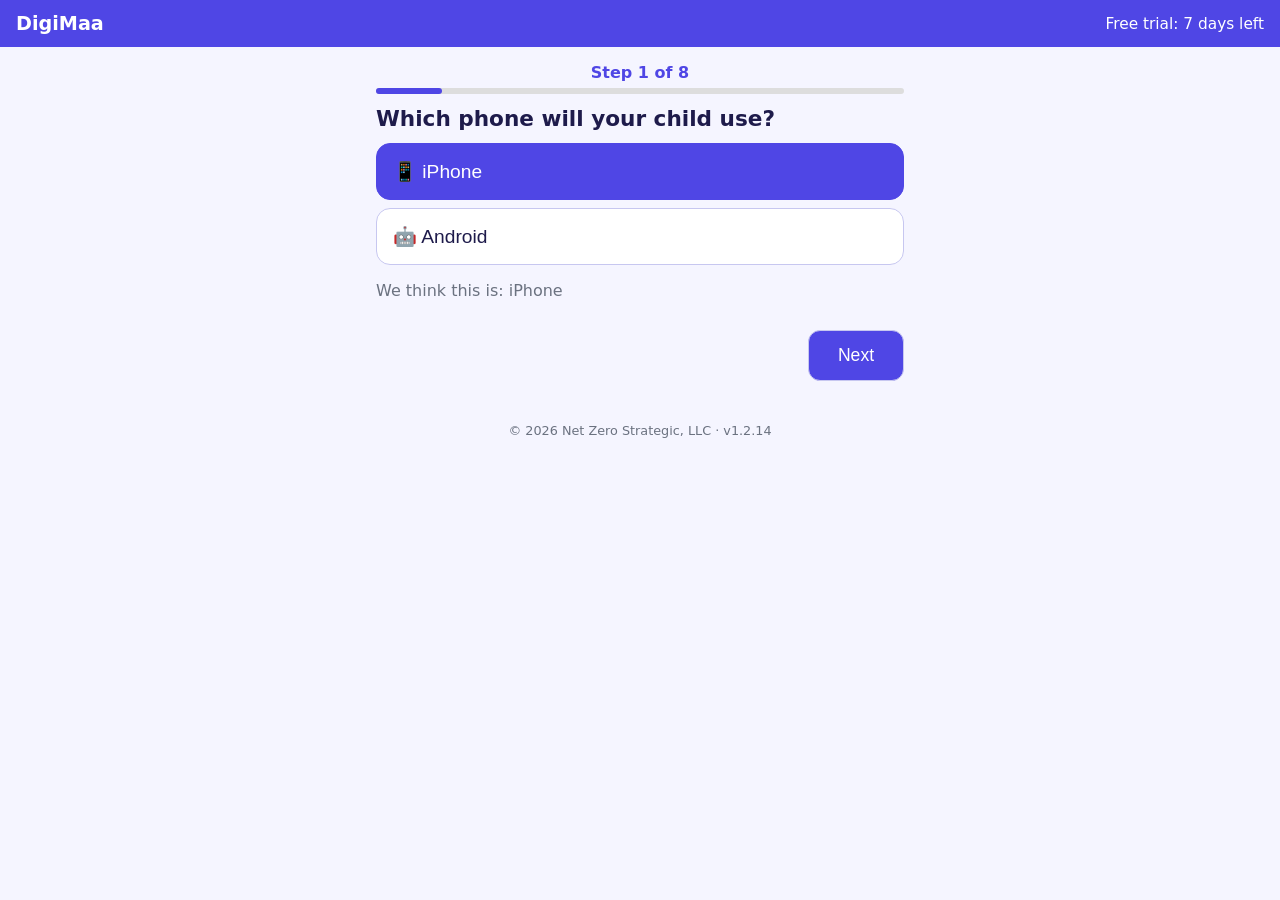
<file: index.html>
<!doctype html><html lang="en"><head><meta charset="utf-8">
<meta name="viewport" content="width=device-width,initial-scale=1,viewport-fit=cover">
<title>DigiMaa</title><meta name="author" content="Net Zero Strategic, LLC"><meta name="copyright" content="© 2026 Net Zero Strategic, LLC">
<meta name="description" content="DigiMaa: step-by-step spoken routines with praise after every step. By Net Zero Strategic, LLC.">
<meta name="apple-mobile-web-app-capable" content="yes"><meta name="apple-mobile-web-app-title" content="DigiMaa" id="appTitle"><meta name="apple-mobile-web-app-status-bar-style" content="default">
<meta name="theme-color" content="#4f46e5"><link rel="manifest" href="manifest.webmanifest" id="manifest"><link rel="icon" href="icon.svg"><link rel="apple-touch-icon" href="icon-192.png" id="touchIcon">
<link rel="stylesheet" href="style.css?v=1.2.14"></head><body>
<header><b data-t="title" id="appLogo">DigiMaa</b><span id="trialTag" class="small"></span></header>
<main>
<section id="ob" hidden><div class="prog"><span id="obProg"></span></div><div class="dots" id="obDots"></div><div id="obBody"></div>
 <div class="row nav"><button id="obBack">←</button><button id="obNext" class="primary" data-t="next"></button></div></section>
<section id="home" hidden>
 <div id="subBanner" class="banner" hidden></div><div id="kidBar" class="chips"></div><h2 data-t="myR"></h2><div id="rlist"></div>
 <button id="newR" class="add">＋ <span data-t="newR"></span></button>
 <label><span data-t="lang"></span><select id="lang"></select></label>
 <label><span data-t="mode"></span><select id="mode"><option value="touch" data-t="touch"></option><option value="voice" data-t="voice"></option></select></label>
 <label><span data-t="childQ"></span><input id="kid" autocomplete="off"></label>
 <label><span data-t="tempSet"></span><select id="tempSel"><option value="auto" data-t="tAuto"></option><option value="C">°C</option><option value="F">°F</option></select></label>
 <label><span data-t="praiseSet"></span><select id="praiseSel"><option value="every" data-t="pEvery"></option><option value="some" data-t="pSome"></option><option value="end" data-t="pEnd"></option></select></label>
 <label><span data-t="checkSet"></span><select id="checkSel"><option value="120" data-t="ckYes"></option><option value="0" data-t="ckOff"></option></select></label>
 <label class="row"><input type="checkbox" id="useWeather"> <span data-t="weatherStep"></span></label>
 <label><span data-t="cityQ"></span><input id="city" autocomplete="off" autocapitalize="words" spellcheck="false" enterkeyhint="done"></label><p class="muted small" id="cityInfo"></p>
 <div class="subbox"><b data-t="subSec"></b><div id="subLine" class="muted"></div><a id="manageSub" target="_blank" rel="noopener" data-t="manage"></a></div>
 <p class="links"><a href="#" id="toAbout" data-t="about"></a></p>
</section>
<section id="childHome" hidden>
 <div id="childGreet" class="childGreet"></div>
 <div id="childList"></div>
 <p class="links childParent"><a href="#" id="toParent" data-t="parentLink">Parent</a></p>
</section>
<section id="launch" hidden><div id="lIcon" class="bigicon"></div><h2 id="lName"></h2><button id="lStart" class="big" data-t="tapStart"></button><p class="links"><a href="./" data-t="myR"></a></p></section>
<section id="run" hidden>
 <div id="rname" class="muted"></div><div class="barw"><div id="bar"></div></div>
 <div id="step"></div><div id="status" class="muted"></div>
 <button id="doneBtn" class="big" data-t="done"></button>
 <div class="row3"><button data-c="back" data-t="back"></button><button data-c="repeat" data-t="repeat"></button><button data-c="pause" id="pauseBtn" data-t="pause"></button><button data-c="stop" data-t="stop"></button></div>
</section>
<section id="edit" hidden><label for="erName" class="muted small">✏️ Routine name</label><input id="erName" placeholder="Routine name" aria-label="Routine name"><label><span data-t="doneBy"></span><input type="time" id="erDoneBy"></label><div id="erSteps"></div>
 <div class="row"><button id="erSave" class="primary" data-t="save"></button><button id="erHS" data-t="pin"></button><button id="erDel" data-t="del"></button></div>
 <p class="links"><a href="#" class="toHome">←</a></p></section>
<section id="paywall" hidden>
 <h2 data-t="subTitle"></h2><p data-t="subBody"></p>
 <button class="big" id="buyM" data-t="monthly"></button><button class="big" id="buyY" data-t="yearly"></button>
 <button id="trial" data-t="trial"></button><button id="restore" data-t="restore"></button>
 <p class="muted small">Subscriptions renew automatically until cancelled in your App Store / Google Play account settings. Payment is charged to your store account at confirmation. <a href="privacy.html">Privacy</a> · <a href="terms.html">Terms</a></p>
 <p class="links"><a href="#" class="toHome" data-t="later"></a></p>
</section>
<section id="bring" hidden>
 <h2 data-t="bringTitle"></h2><p data-t="bringBody"></p>
 <textarea id="bringIn" rows="5" style="width:100%;font-size:14px" autocomplete="off" autocorrect="off" spellcheck="false"></textarea>
 <button class="big" id="bringGo" data-t="bringGo"></button>
 <p class="muted small" data-t="bringHelp"></p>
</section>
<section id="about" hidden>
 <h2>DigiMaa</h2><p>Version <span id="aboutVer">1.2.14</span></p><p>Published by <b>Net Zero Strategic, LLC</b>.</p>
 <p>© 2026 Net Zero Strategic, LLC. All rights reserved.</p>
 <p><a href="privacy.html" data-t="privacy"></a> · <a href="terms.html" data-t="terms"></a></p>
 <p class="links"><a href="#" class="toHome">←</a></p>
</section>
</main><div id="sheet" class="sheet" hidden><div class="sheetIn" id="sheetIn"></div></div>
<footer>© 2026 Net Zero Strategic, LLC · <span id="appVerLabel">v1.2.14</span></footer>
<script src="i18n.js?v=1.2.14"></script><script src="i18n-ob.js?v=1.2.14"></script><script src="i18n-sub.js?v=1.2.14"></script><script src="i18n-ux.js?v=1.2.14"></script><script src="i18n-ux2.js?v=1.2.14"></script><script src="i18n-hs.js?v=1.2.14"></script><script src="i18n-nag.js?v=1.2.14"></script><script src="i18n-wx.js?v=1.2.14"></script><script src="subscription.js?v=1.2.14"></script><script src="speech.js?v=1.2.14"></script><script src="adapt.js?v=1.2.14"></script><script src="app.js?v=1.2.14"></script>
</body></html>
</file>
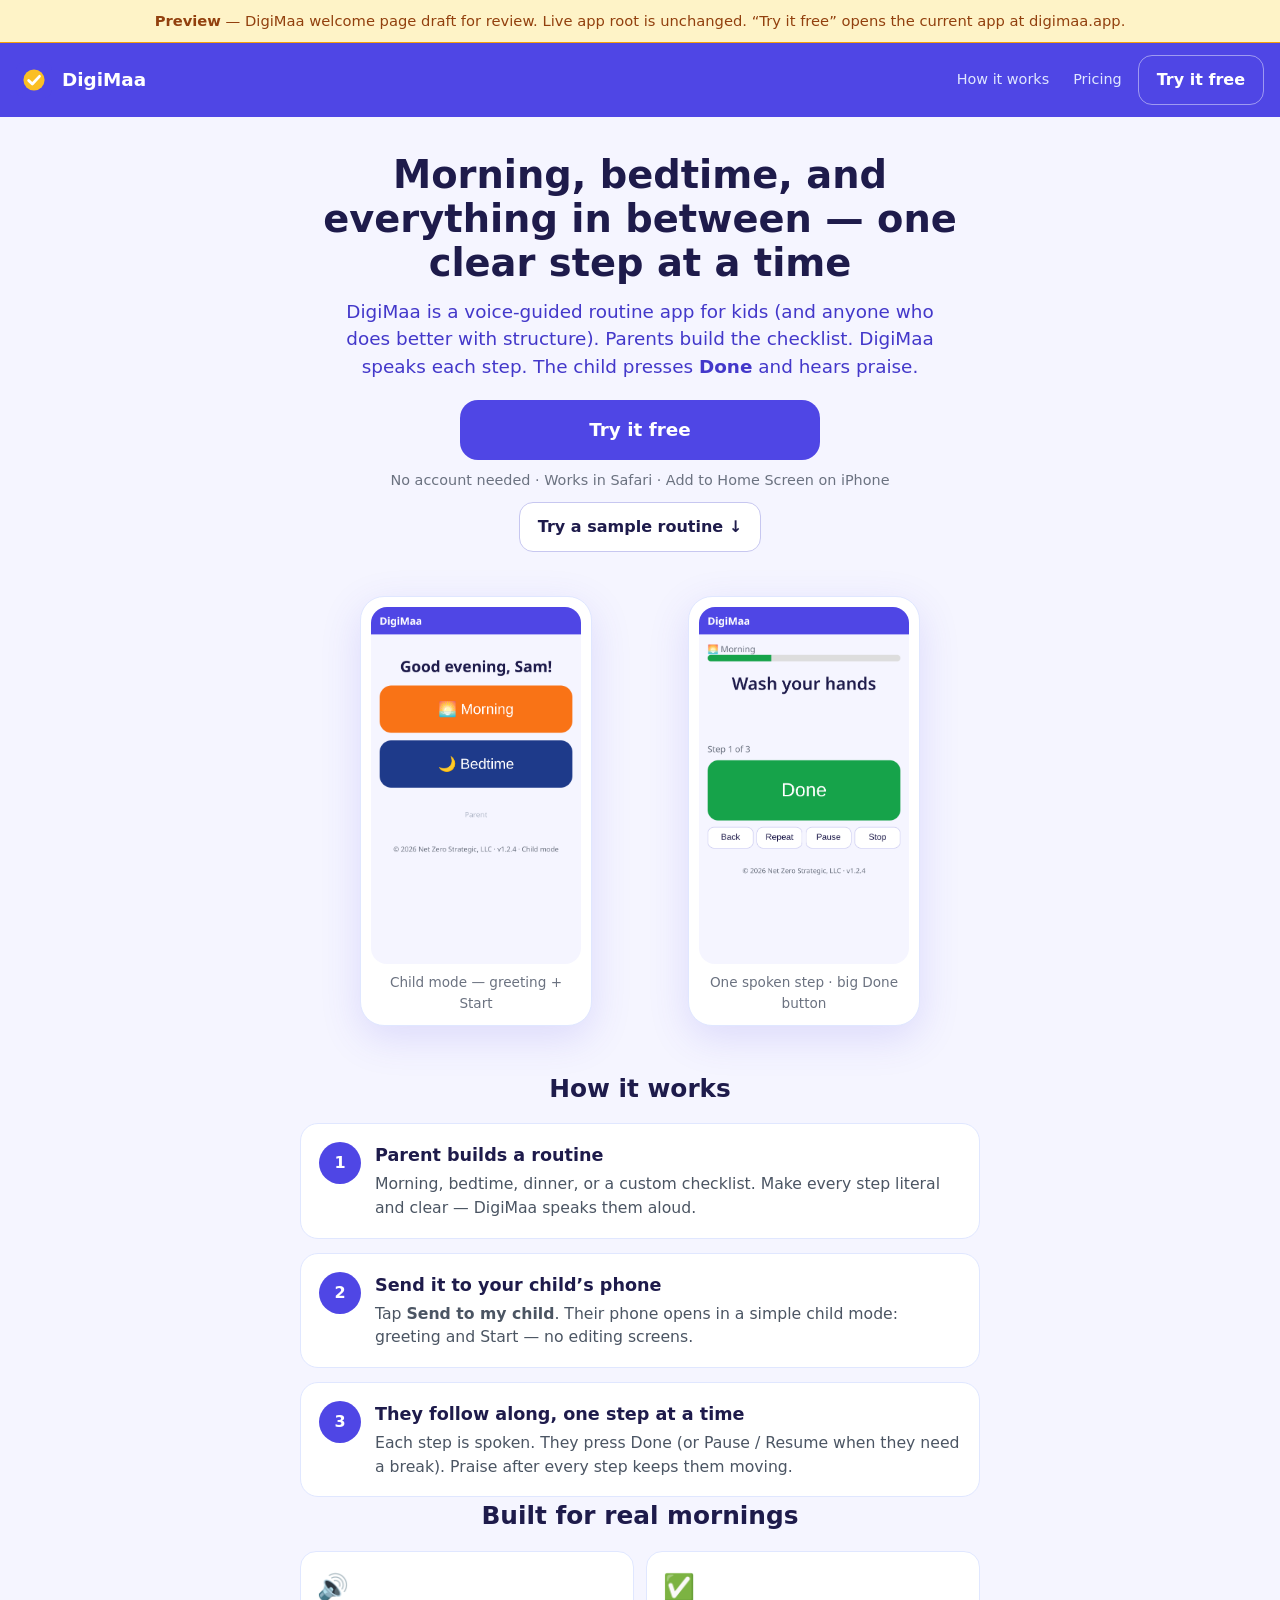
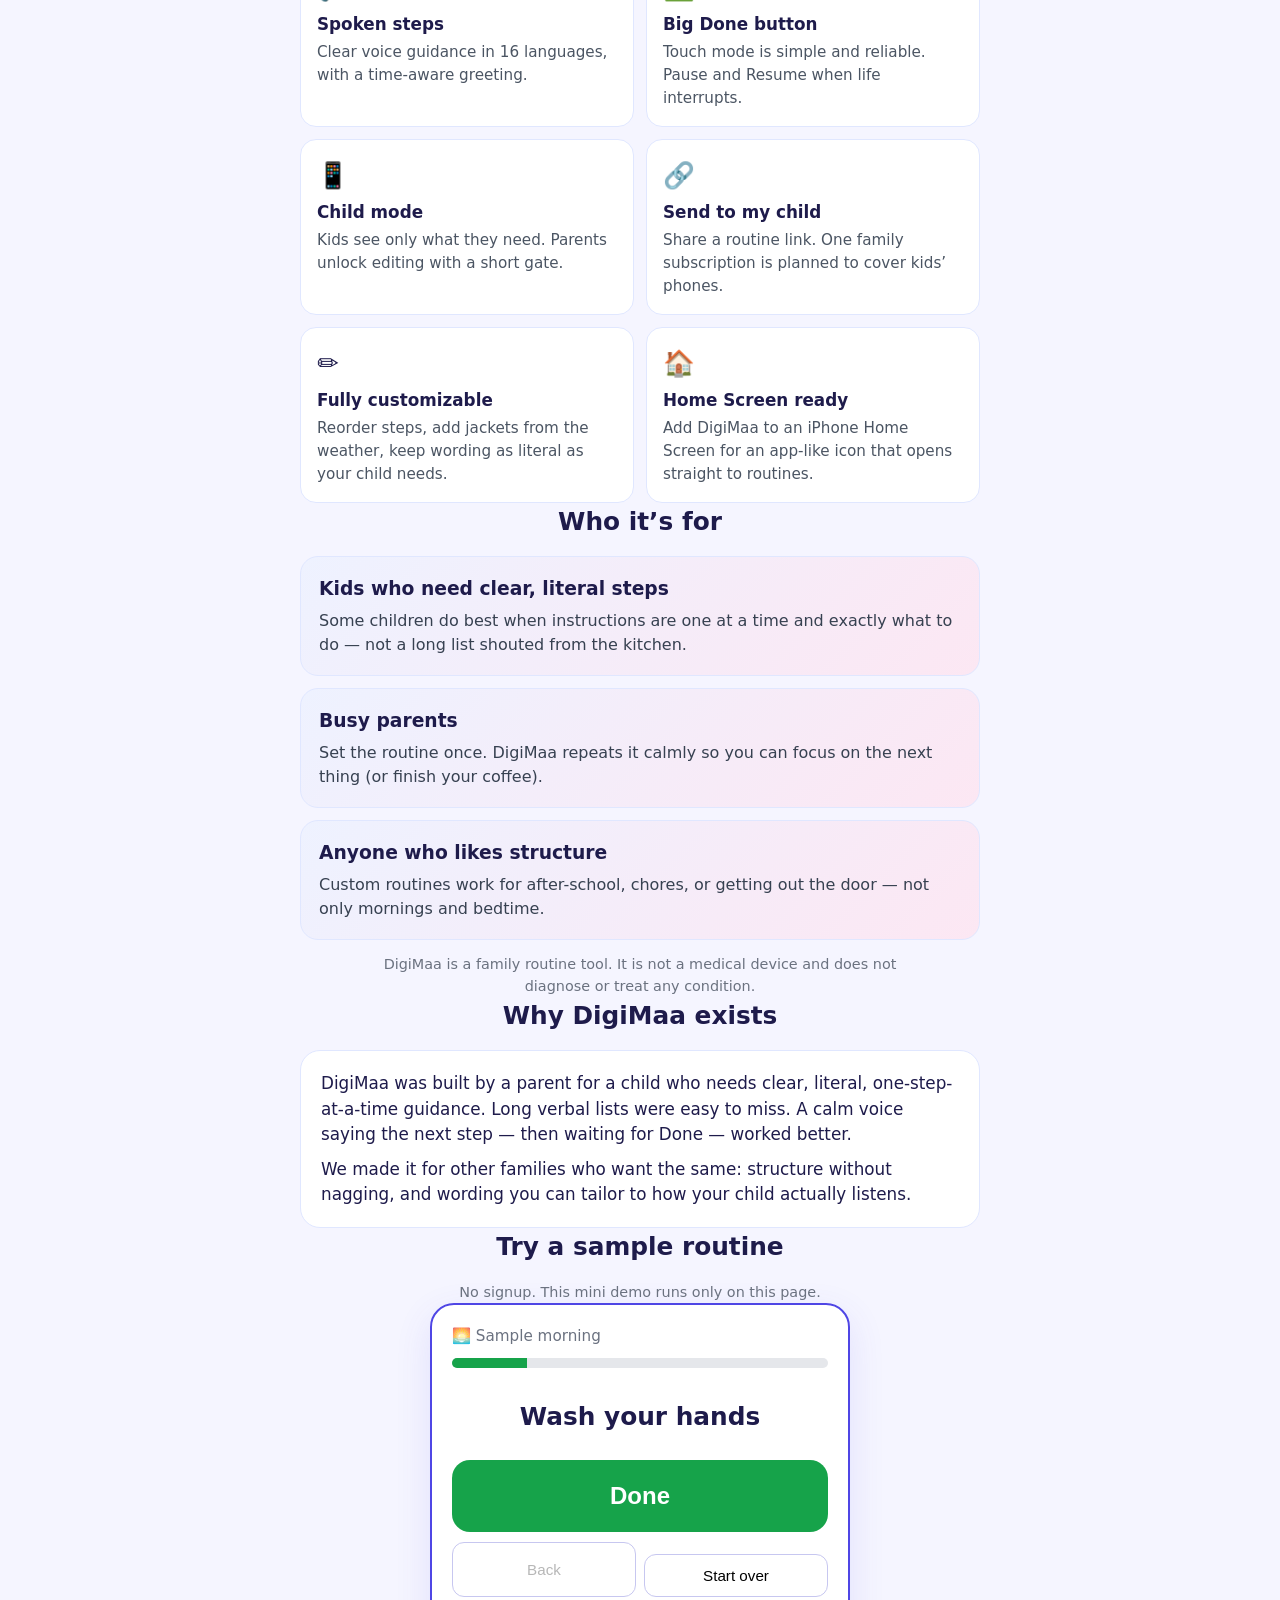
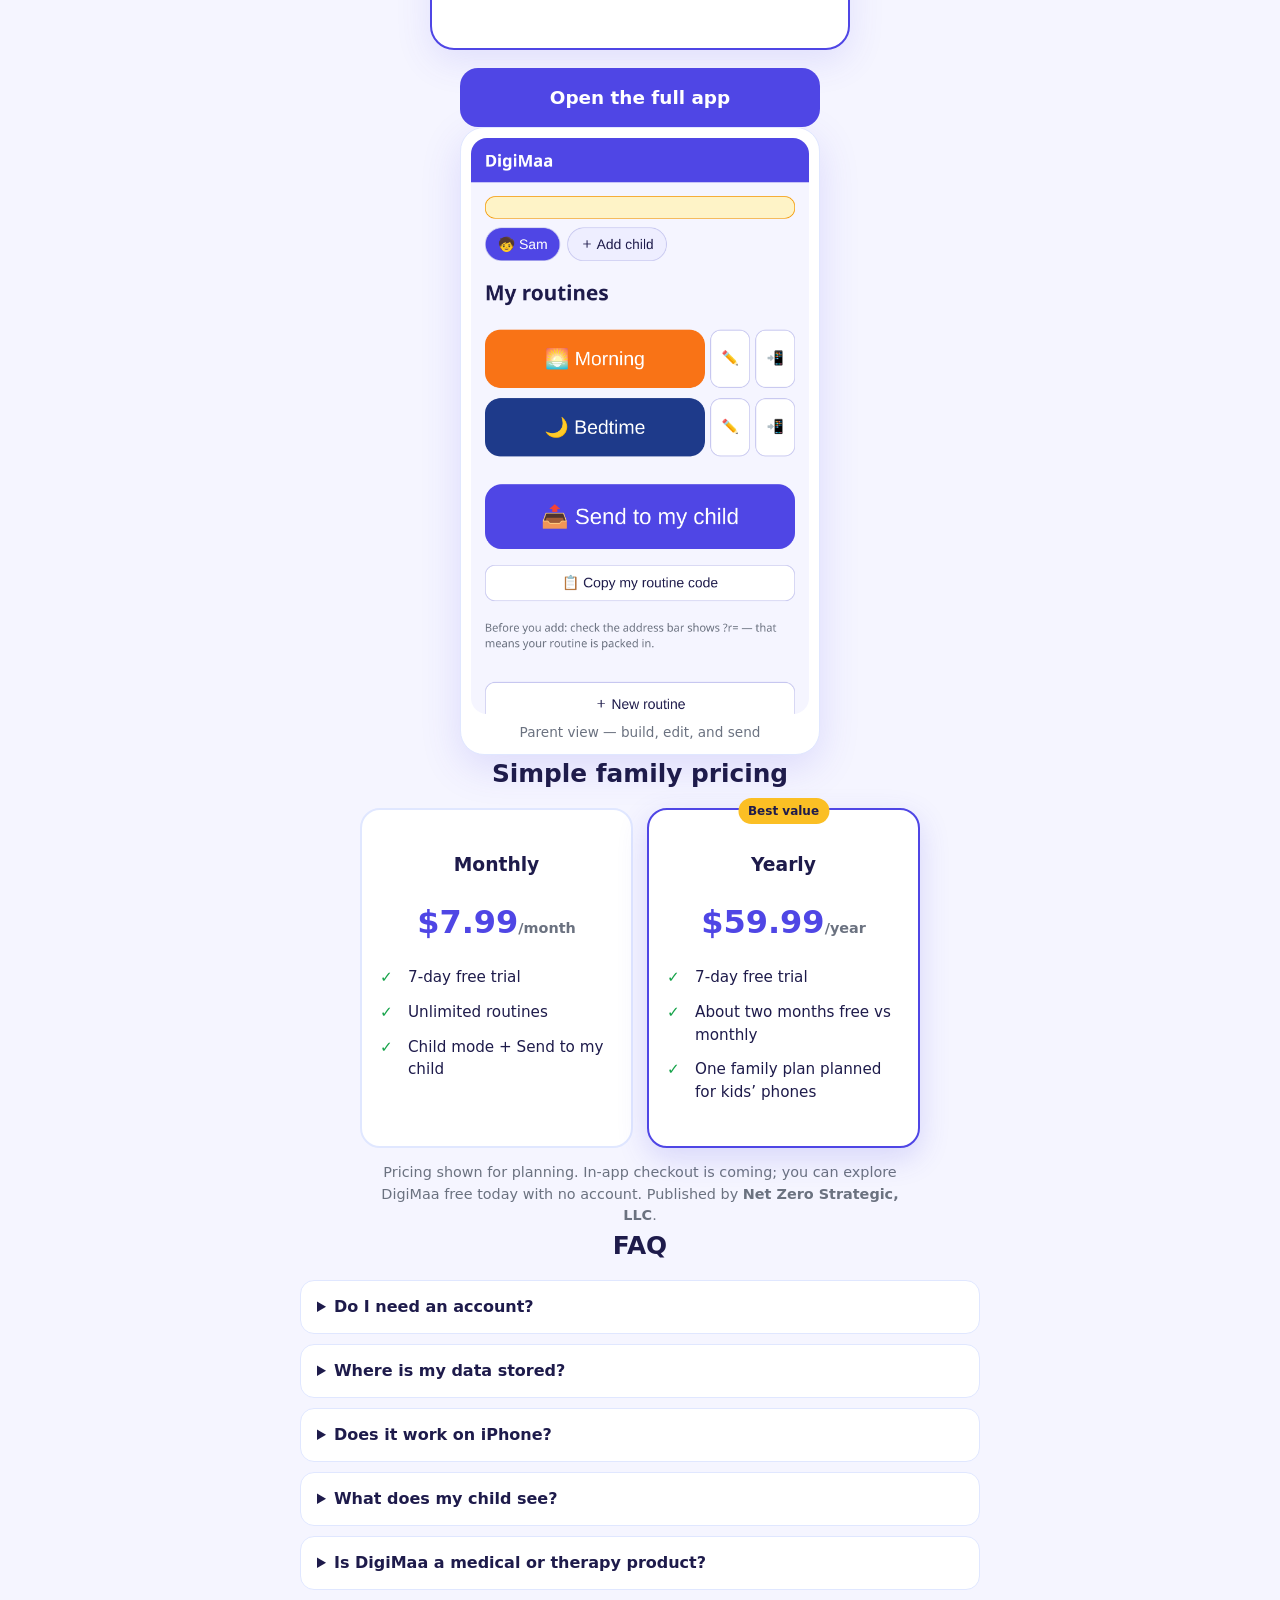
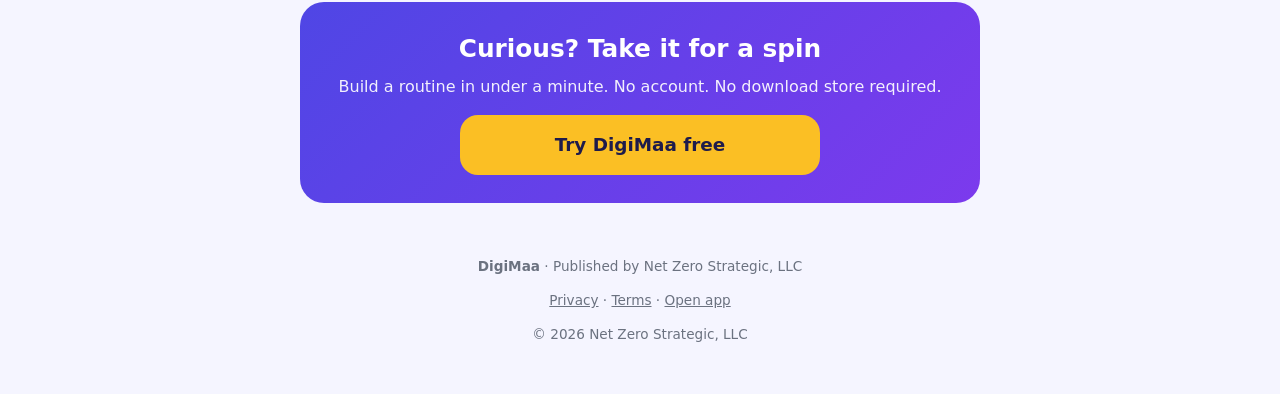
<file: preview/index.html>
<!doctype html>
<html lang="en">
<head>
<meta charset="utf-8">
<meta name="viewport" content="width=device-width,initial-scale=1,viewport-fit=cover">
<title>DigiMaa — Spoken step-by-step routines for kids</title>
<meta name="author" content="Net Zero Strategic, LLC">
<meta name="copyright" content="© 2026 Net Zero Strategic, LLC">
<meta name="description" content="DigiMaa helps kids get through morning, bedtime, and everyday routines — one clear spoken step at a time. Built for families. By Net Zero Strategic, LLC.">
<meta name="theme-color" content="#4f46e5">
<meta property="og:title" content="DigiMaa — routines, one clear step at a time">
<meta property="og:description" content="Parents build spoken routines. Kids hear each step and press Done. Share a routine to a child's phone in a simple child mode.">
<meta property="og:type" content="website">
<link rel="icon" href="icon.svg">
<link rel="apple-touch-icon" href="icon-192.png">
<link rel="stylesheet" href="welcome.css">
</head>
<body>
<div class="preview-banner" role="status"><strong>Preview</strong> — DigiMaa welcome page draft for review. Live app root is unchanged. “Try it free” opens the current app at digimaa.app.</div>
<a class="skip" href="#main">Skip to content</a>
<header class="top">
  <a class="brand" href="./" aria-label="DigiMaa home">
    <img src="icon.svg" width="36" height="36" alt="">
    DigiMaa
  </a>
  <nav aria-label="Page">
    <a class="navlink" href="#how">How it works</a>
    <a class="navlink" href="#pricing">Pricing</a>
    <a class="btn btn-ghost" href="https://digimaa.app/" data-enter-app data-app="https://digimaa.app/">Try it free</a>
  </nav>
</header>

<main id="main">
  <section class="hero wrap">
    <h1>Morning, bedtime, and everything in between — one clear step at a time</h1>
    <p class="lead">DigiMaa is a voice-guided routine app for kids (and anyone who does better with structure). Parents build the checklist. DigiMaa speaks each step. The child presses <strong>Done</strong> and hears praise.</p>
    <div class="cta">
      <a class="btn btn-primary btn-lg" href="https://digimaa.app/" data-enter-app data-app="https://digimaa.app/">Try it free</a>
      <p class="fine">No account needed · Works in Safari · Add to Home Screen on iPhone</p>
      <a class="btn" href="#demo">Try a sample routine ↓</a>
    </div>
    <div class="hero-phones" aria-label="App screenshots">
      <figure class="phone">
        <img src="media/child-home.png" width="390" height="700" alt="Child home: a friendly greeting and big Start buttons for Morning and Bedtime">
        <figcaption>Child mode — greeting + Start</figcaption>
      </figure>
      <figure class="phone">
        <img src="media/run-step.png" width="390" height="700" alt="A routine step on screen: Wash your hands, with a large green Done button">
        <figcaption>One spoken step · big Done button</figcaption>
      </figure>
    </div>
  </section>

  <section id="how" class="wrap">
    <h2>How it works</h2>
    <div class="steps">
      <article class="step">
        <div class="n" aria-hidden="true">1</div>
        <div>
          <h3>Parent builds a routine</h3>
          <p>Morning, bedtime, dinner, or a custom checklist. Make every step literal and clear — DigiMaa speaks them aloud.</p>
        </div>
      </article>
      <article class="step">
        <div class="n" aria-hidden="true">2</div>
        <div>
          <h3>Send it to your child’s phone</h3>
          <p>Tap <strong>Send to my child</strong>. Their phone opens in a simple child mode: greeting and Start — no editing screens.</p>
        </div>
      </article>
      <article class="step">
        <div class="n" aria-hidden="true">3</div>
        <div>
          <h3>They follow along, one step at a time</h3>
          <p>Each step is spoken. They press Done (or Pause / Resume when they need a break). Praise after every step keeps them moving.</p>
        </div>
      </article>
    </div>
  </section>

  <section id="features" class="wrap">
    <h2>Built for real mornings</h2>
    <div class="features">
      <article class="feat"><div class="e" aria-hidden="true">🔊</div><h3>Spoken steps</h3><p>Clear voice guidance in 16 languages, with a time-aware greeting.</p></article>
      <article class="feat"><div class="e" aria-hidden="true">✅</div><h3>Big Done button</h3><p>Touch mode is simple and reliable. Pause and Resume when life interrupts.</p></article>
      <article class="feat"><div class="e" aria-hidden="true">📱</div><h3>Child mode</h3><p>Kids see only what they need. Parents unlock editing with a short gate.</p></article>
      <article class="feat"><div class="e" aria-hidden="true">🔗</div><h3>Send to my child</h3><p>Share a routine link. One family subscription is planned to cover kids’ phones.</p></article>
      <article class="feat"><div class="e" aria-hidden="true">✏️</div><h3>Fully customizable</h3><p>Reorder steps, add jackets from the weather, keep wording as literal as your child needs.</p></article>
      <article class="feat"><div class="e" aria-hidden="true">🏠</div><h3>Home Screen ready</h3><p>Add DigiMaa to an iPhone Home Screen for an app-like icon that opens straight to routines.</p></article>
    </div>
  </section>

  <section id="who" class="wrap">
    <h2>Who it’s for</h2>
    <div class="who">
      <article class="card">
        <h3>Kids who need clear, literal steps</h3>
        <p>Some children do best when instructions are one at a time and exactly what to do — not a long list shouted from the kitchen.</p>
      </article>
      <article class="card">
        <h3>Busy parents</h3>
        <p>Set the routine once. DigiMaa repeats it calmly so you can focus on the next thing (or finish your coffee).</p>
      </article>
      <article class="card">
        <h3>Anyone who likes structure</h3>
        <p>Custom routines work for after-school, chores, or getting out the door — not only mornings and bedtime.</p>
      </article>
    </div>
    <p class="note">DigiMaa is a family routine tool. It is not a medical device and does not diagnose or treat any condition.</p>
  </section>

  <section class="wrap">
    <h2>Why DigiMaa exists</h2>
    <div class="story">
      <p>DigiMaa was built by a parent for a child who needs clear, literal, one-step-at-a-time guidance. Long verbal lists were easy to miss. A calm voice saying the next step — then waiting for Done — worked better.</p>
      <p>We made it for other families who want the same: structure without nagging, and wording you can tailor to how your child actually listens.</p>
    </div>
  </section>

  <section id="demo" class="wrap">
    <h2>Try a sample routine</h2>
    <p class="note" style="margin-top:0">No signup. This mini demo runs only on this page.</p>
    <div class="demo" role="region" aria-label="Sample morning routine demo">
      <div class="rname">🌅 Sample morning</div>
      <div class="barw"><div id="demoBar"></div></div>
      <div id="demoStep">Wash your hands</div>
      <button type="button" class="done" id="demoDone">Done</button>
      <div class="row">
        <button type="button" id="demoBack">Back</button>
        <button type="button" id="demoRestart" class="start-over">Start over</button>
      </div>
      <div class="praise" id="demoPraise" aria-live="polite"></div>
    </div>
    <div class="cta" style="margin-top:18px;text-align:center">
      <a class="btn btn-primary btn-lg" href="https://digimaa.app/" data-enter-app data-app="https://digimaa.app/" style="display:inline-flex">Open the full app</a>
    </div>
  </section>

  <section class="wrap">
    <figure class="phone" style="max-width:360px;margin:0 auto">
      <img src="media/parent-home.png" width="390" height="700" alt="Parent view: list of Morning and Bedtime routines with Send to my child">
      <figcaption>Parent view — build, edit, and send</figcaption>
    </figure>
  </section>

  <section id="pricing" class="wrap">
    <h2>Simple family pricing</h2>
    <div class="price-grid">
      <article class="price">
        <h3>Monthly</h3>
        <p class="amt">$7.99<span>/month</span></p>
        <ul>
          <li>7-day free trial</li>
          <li>Unlimited routines</li>
          <li>Child mode + Send to my child</li>
        </ul>
      </article>
      <article class="price featured">
        <div class="tag">Best value</div>
        <h3>Yearly</h3>
        <p class="amt">$59.99<span>/year</span></p>
        <ul>
          <li>7-day free trial</li>
          <li>About two months free vs monthly</li>
          <li>One family plan planned for kids’ phones</li>
        </ul>
      </article>
    </div>
    <p class="note">Pricing shown for planning. In-app checkout is coming; you can explore DigiMaa free today with no account. Published by <strong>Net Zero Strategic, LLC</strong>.</p>
  </section>

  <section id="faq" class="wrap faq">
    <h2>FAQ</h2>
    <details>
      <summary>Do I need an account?</summary>
      <p>Not yet. Routines are stored on the device. Family sync and sign-in are on the roadmap.</p>
    </details>
    <details>
      <summary>Where is my data stored?</summary>
      <p>On your phone (and your child’s phone after you send a routine). DigiMaa does not require an account or upload your routines to a DigiMaa server today.</p>
    </details>
    <details>
      <summary>Does it work on iPhone?</summary>
      <p>Yes. Open digimaa.app in Safari, then use Share → Add to Home Screen for an app-like icon. Android browsers work too.</p>
    </details>
    <details>
      <summary>What does my child see?</summary>
      <p>A greeting and big Start buttons for their routines — not the parent editing screens. You unlock parent tools with a short gate on their device if needed.</p>
    </details>
    <details>
      <summary>Is DigiMaa a medical or therapy product?</summary>
      <p>No. DigiMaa is a practical routine checklist with spoken steps for families. It does not provide medical advice.</p>
    </details>
  </section>

  <section class="wrap">
    <div class="cta-band">
      <h2>Curious? Take it for a spin</h2>
      <p>Build a routine in under a minute. No account. No download store required.</p>
      <a class="btn btn-primary btn-lg" href="https://digimaa.app/" data-enter-app data-app="https://digimaa.app/" style="display:inline-flex;margin:0 auto">Try DigiMaa free</a>
    </div>
  </section>
</main>

<footer class="site wrap">
  <p><strong>DigiMaa</strong> · Published by Net Zero Strategic, LLC</p>
  <p><a href="privacy.html">Privacy</a> · <a href="terms.html">Terms</a> · <a href="https://digimaa.app/" data-enter-app data-app="https://digimaa.app/">Open app</a></p>
  <p>© 2026 Net Zero Strategic, LLC</p>
</footer>
<script>
// Preview build: CTAs go to the live app; skip session gate helper overrides.
document.querySelectorAll('[data-enter-app]').forEach(el=>{
  el.addEventListener('click', ev=>{ ev.preventDefault(); location.href='https://digimaa.app/'; });
});
</script>
<script src="welcome.js"></script>
</body>
</html>
</file>
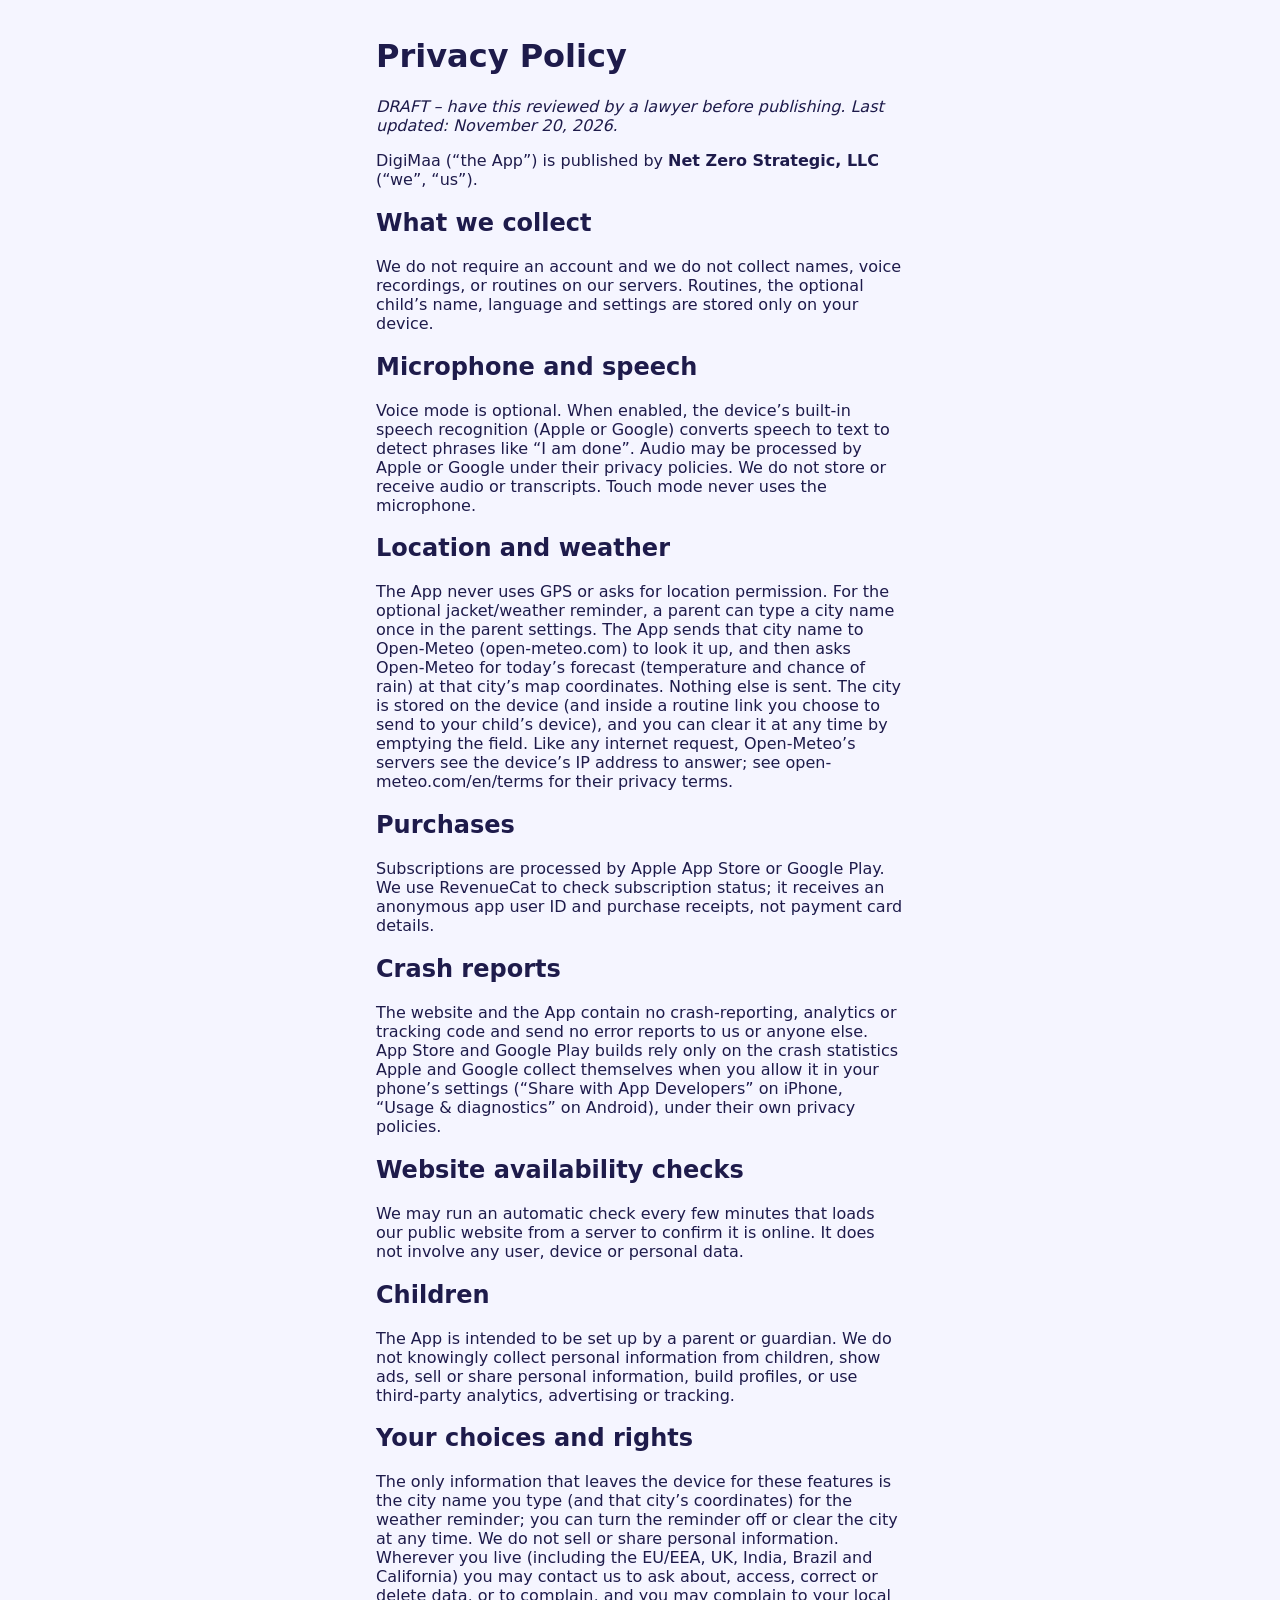
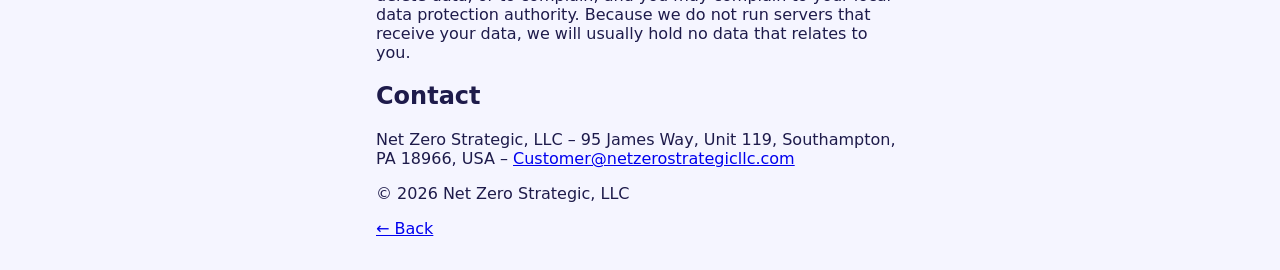
<file: privacy.html>
<!doctype html><html lang="en"><head><meta charset="utf-8"><meta name="viewport" content="width=device-width,initial-scale=1"><title>Privacy Policy – DigiMaa</title><link rel="stylesheet" href="style.css"></head><body><main>
<h1>Privacy Policy</h1><p><i>DRAFT – have this reviewed by a lawyer before publishing. Last updated: November 20, 2026.</i></p>
<p>DigiMaa (“the App”) is published by <b>Net Zero Strategic, LLC</b> (“we”, “us”).</p>
<h2>What we collect</h2><p>We do not require an account and we do not collect names, voice recordings, or routines on our servers. Routines, the optional child’s name, language and settings are stored only on your device.</p>
<h2>Microphone and speech</h2><p>Voice mode is optional. When enabled, the device’s built-in speech recognition (Apple or Google) converts speech to text to detect phrases like “I am done”. Audio may be processed by Apple or Google under their privacy policies. We do not store or receive audio or transcripts. Touch mode never uses the microphone.</p>
<h2>Location and weather</h2><p>The App never uses GPS or asks for location permission. For the optional jacket/weather reminder, a parent can type a city name once in the parent settings. The App sends that city name to Open-Meteo (open-meteo.com) to look it up, and then asks Open-Meteo for today’s forecast (temperature and chance of rain) at that city’s map coordinates. Nothing else is sent. The city is stored on the device (and inside a routine link you choose to send to your child’s device), and you can clear it at any time by emptying the field. Like any internet request, Open-Meteo’s servers see the device’s IP address to answer; see open-meteo.com/en/terms for their privacy terms.</p>
<h2>Purchases</h2><p>Subscriptions are processed by Apple App Store or Google Play. We use RevenueCat to check subscription status; it receives an anonymous app user ID and purchase receipts, not payment card details.</p>
<h2>Crash reports</h2><p>The website and the App contain no crash‑reporting, analytics or tracking code and send no error reports to us or anyone else. App Store and Google Play builds rely only on the crash statistics Apple and Google collect themselves when you allow it in your phone’s settings (“Share with App Developers” on iPhone, “Usage &amp; diagnostics” on Android), under their own privacy policies.</p>
<h2>Website availability checks</h2><p>We may run an automatic check every few minutes that loads our public website from a server to confirm it is online. It does not involve any user, device or personal data.</p>
<h2>Children</h2><p>The App is intended to be set up by a parent or guardian. We do not knowingly collect personal information from children, show ads, sell or share personal information, build profiles, or use third‑party analytics, advertising or tracking.</p>
<h2>Your choices and rights</h2><p>The only information that leaves the device for these features is the city name you type (and that city’s coordinates) for the weather reminder; you can turn the reminder off or clear the city at any time. We do not sell or share personal information. Wherever you live (including the EU/EEA, UK, India, Brazil and California) you may contact us to ask about, access, correct or delete data, or to complain, and you may complain to your local data protection authority. Because we do not run servers that receive your data, we will usually hold no data that relates to you.</p>
<h2>Contact</h2><p>Net Zero Strategic, LLC – 95 James Way, Unit 119, Southampton, PA 18966, USA – <a href="mailto:Customer@netzerostrategicllc.com">Customer@netzerostrategicllc.com</a></p>
<p>© 2026 Net Zero Strategic, LLC</p><p><a href="index.html">← Back</a></p></main></body></html>
</file>
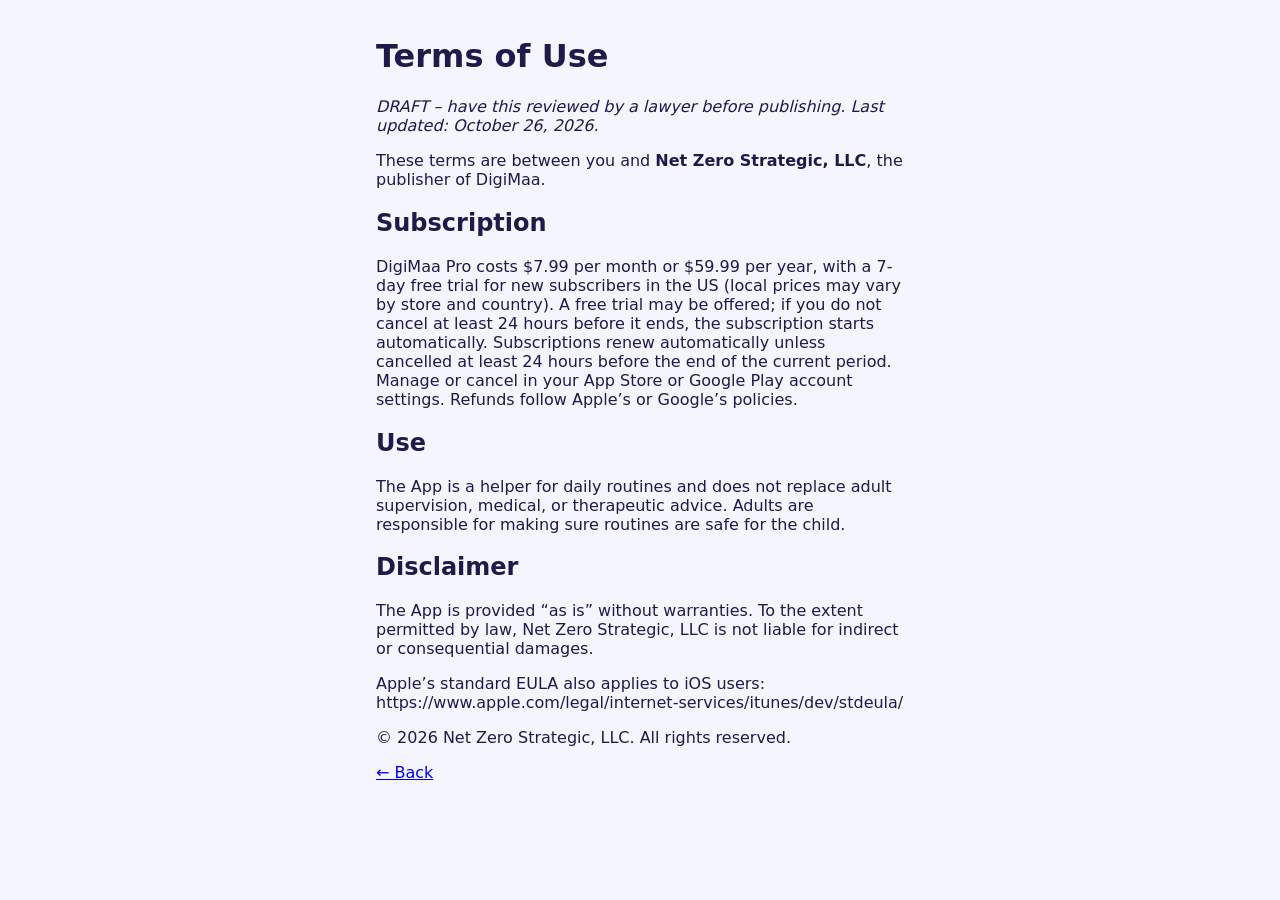
<file: terms.html>
<!doctype html><html lang="en"><head><meta charset="utf-8"><meta name="viewport" content="width=device-width,initial-scale=1"><title>Terms of Use – DigiMaa</title><link rel="stylesheet" href="style.css"></head><body><main>
<h1>Terms of Use</h1><p><i>DRAFT – have this reviewed by a lawyer before publishing. Last updated: October 26, 2026.</i></p>
<p>These terms are between you and <b>Net Zero Strategic, LLC</b>, the publisher of DigiMaa.</p>
<h2>Subscription</h2><p>DigiMaa Pro costs $7.99 per month or $59.99 per year, with a 7-day free trial for new subscribers in the US (local prices may vary by store and country). A free trial may be offered; if you do not cancel at least 24 hours before it ends, the subscription starts automatically. Subscriptions renew automatically unless cancelled at least 24 hours before the end of the current period. Manage or cancel in your App Store or Google Play account settings. Refunds follow Apple’s or Google’s policies.</p>
<h2>Use</h2><p>The App is a helper for daily routines and does not replace adult supervision, medical, or therapeutic advice. Adults are responsible for making sure routines are safe for the child.</p>
<h2>Disclaimer</h2><p>The App is provided “as is” without warranties. To the extent permitted by law, Net Zero Strategic, LLC is not liable for indirect or consequential damages.</p>
<p>Apple’s standard EULA also applies to iOS users: https://www.apple.com/legal/internet-services/itunes/dev/stdeula/</p>
<p>© 2026 Net Zero Strategic, LLC. All rights reserved.</p><p><a href="index.html">← Back</a></p></main></body></html>
</file>
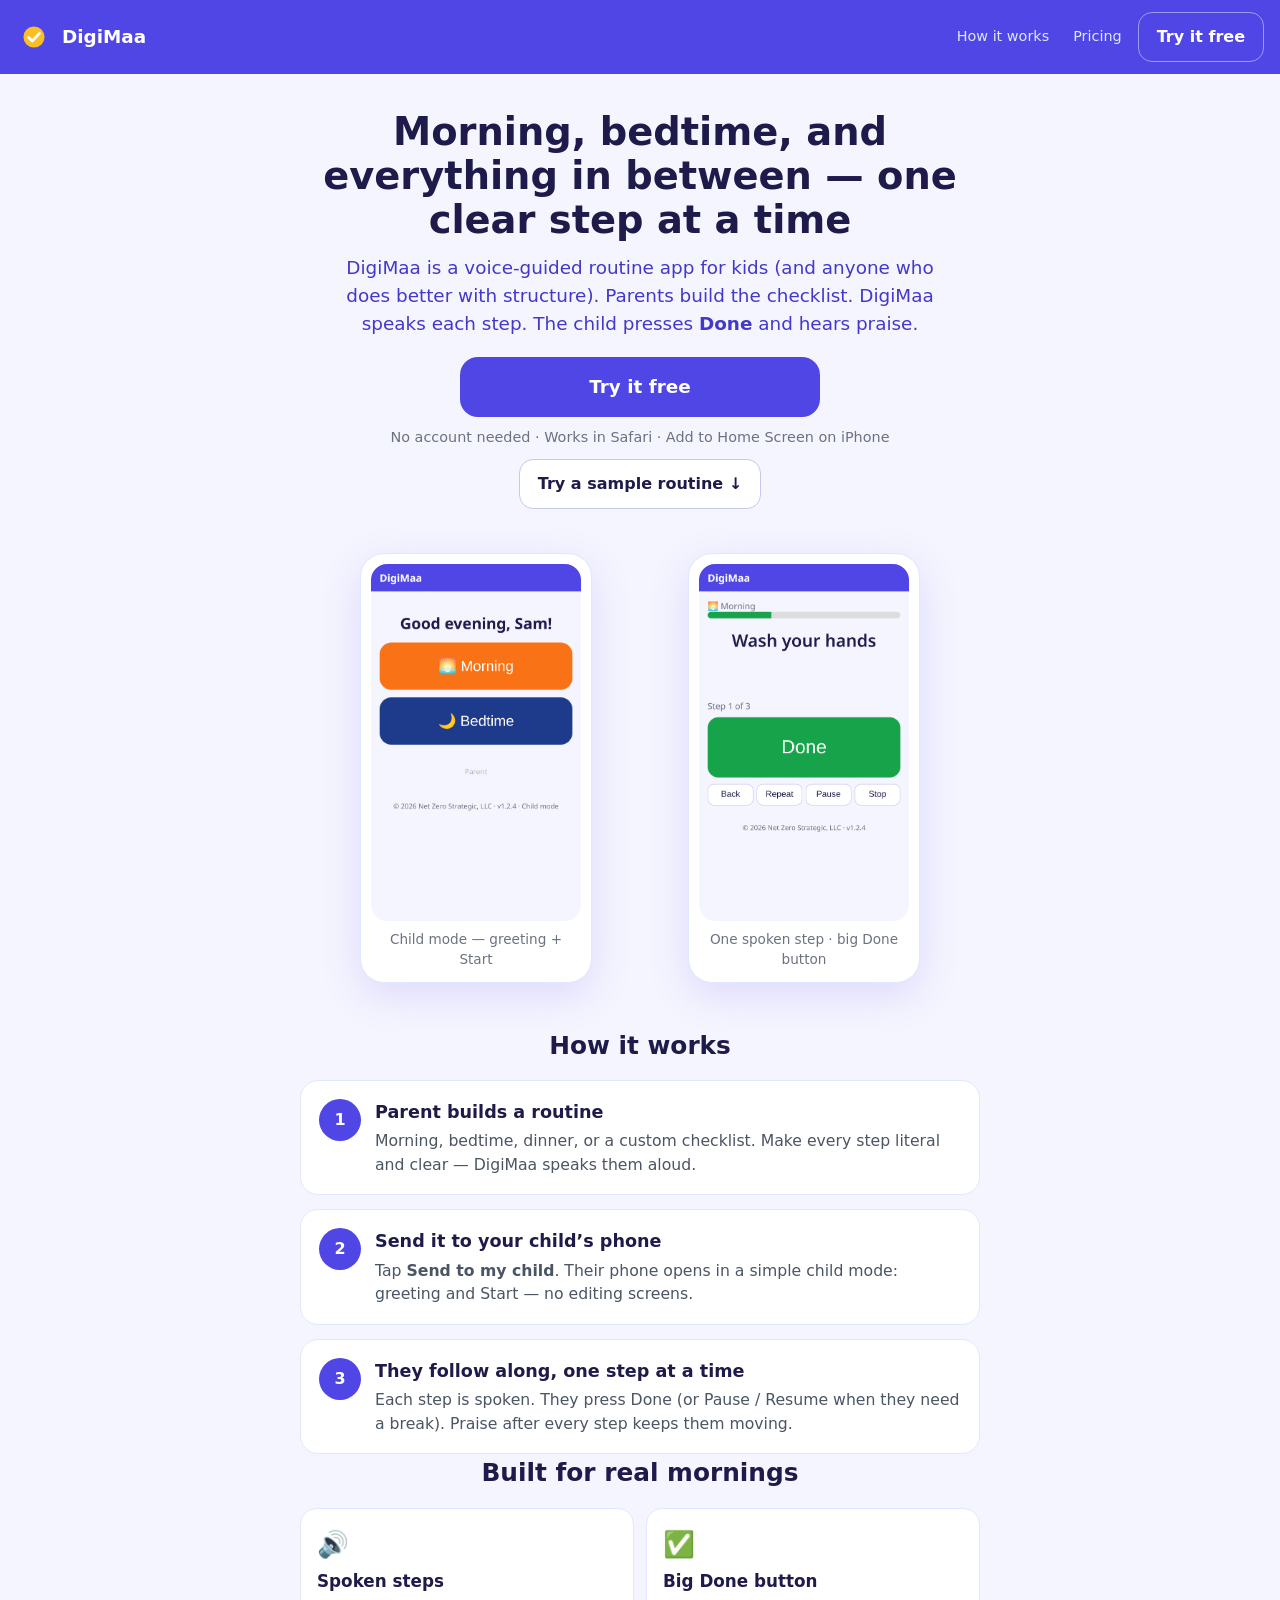
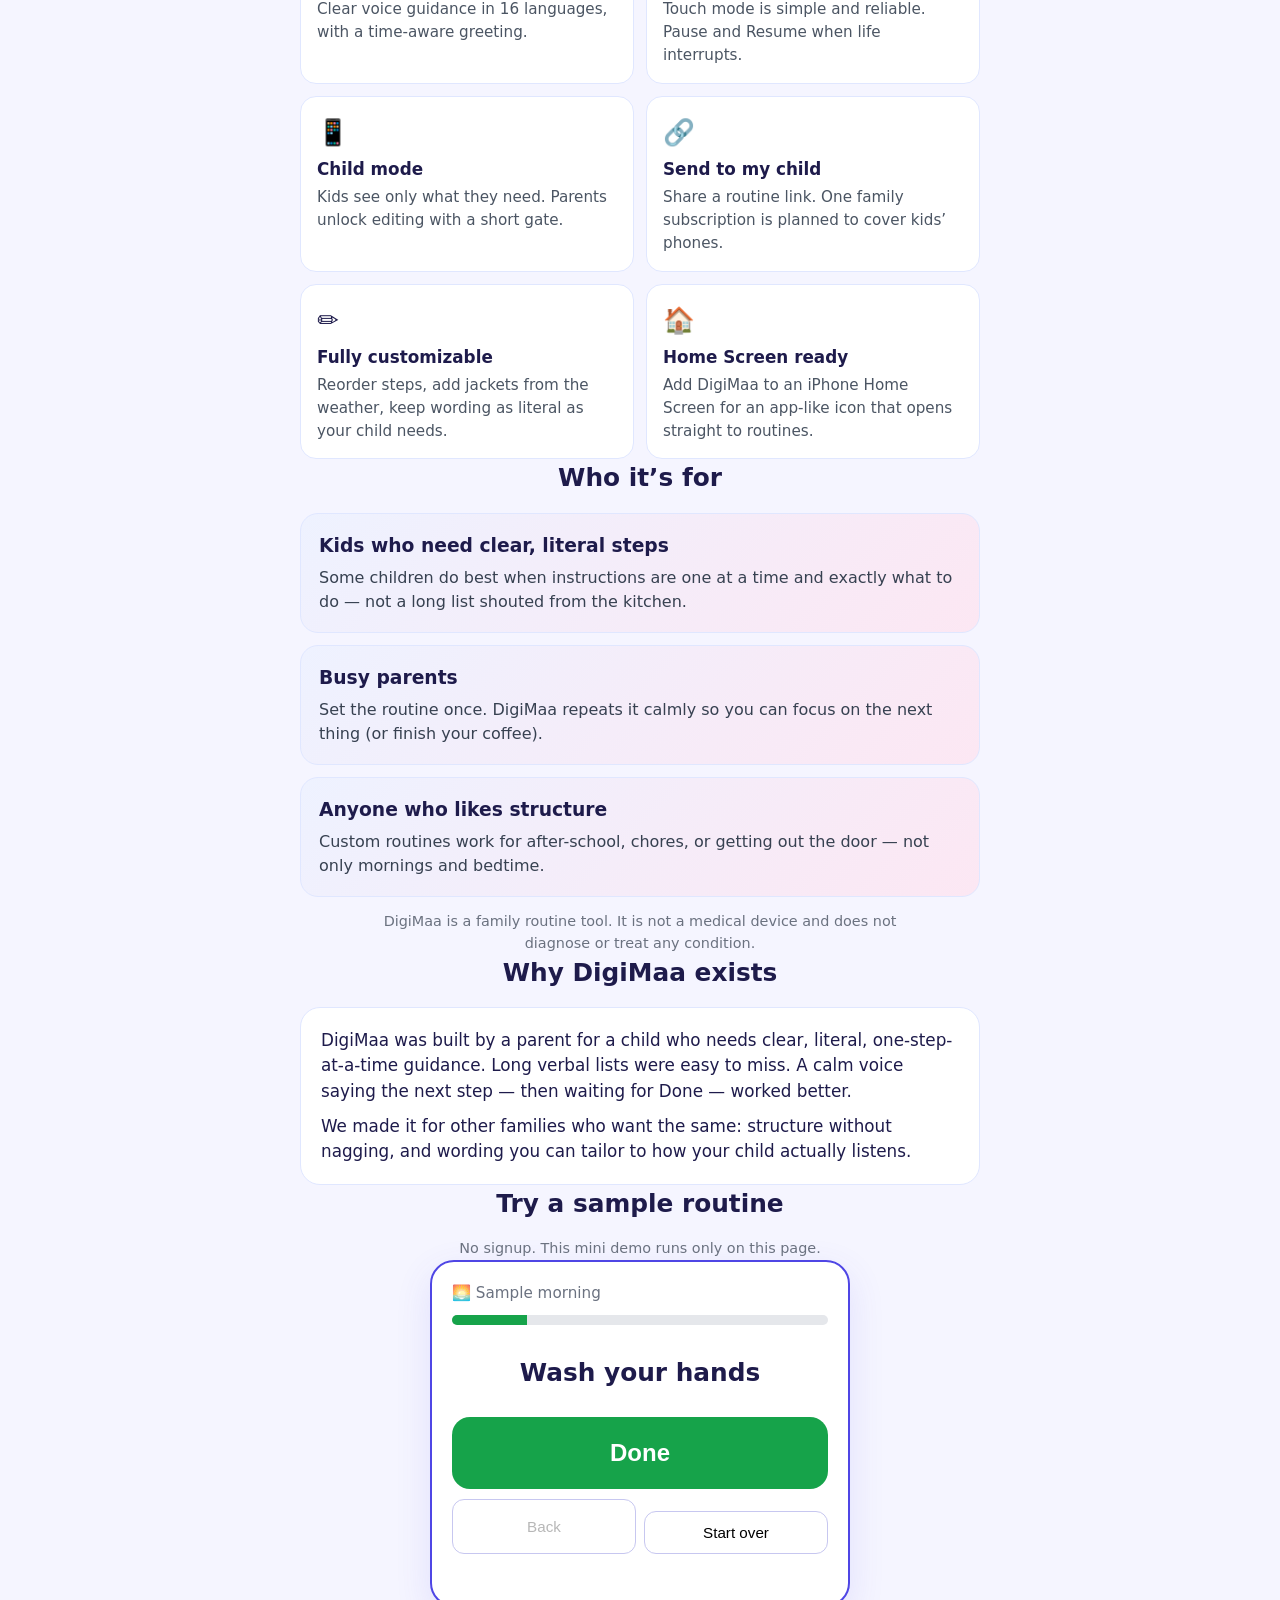
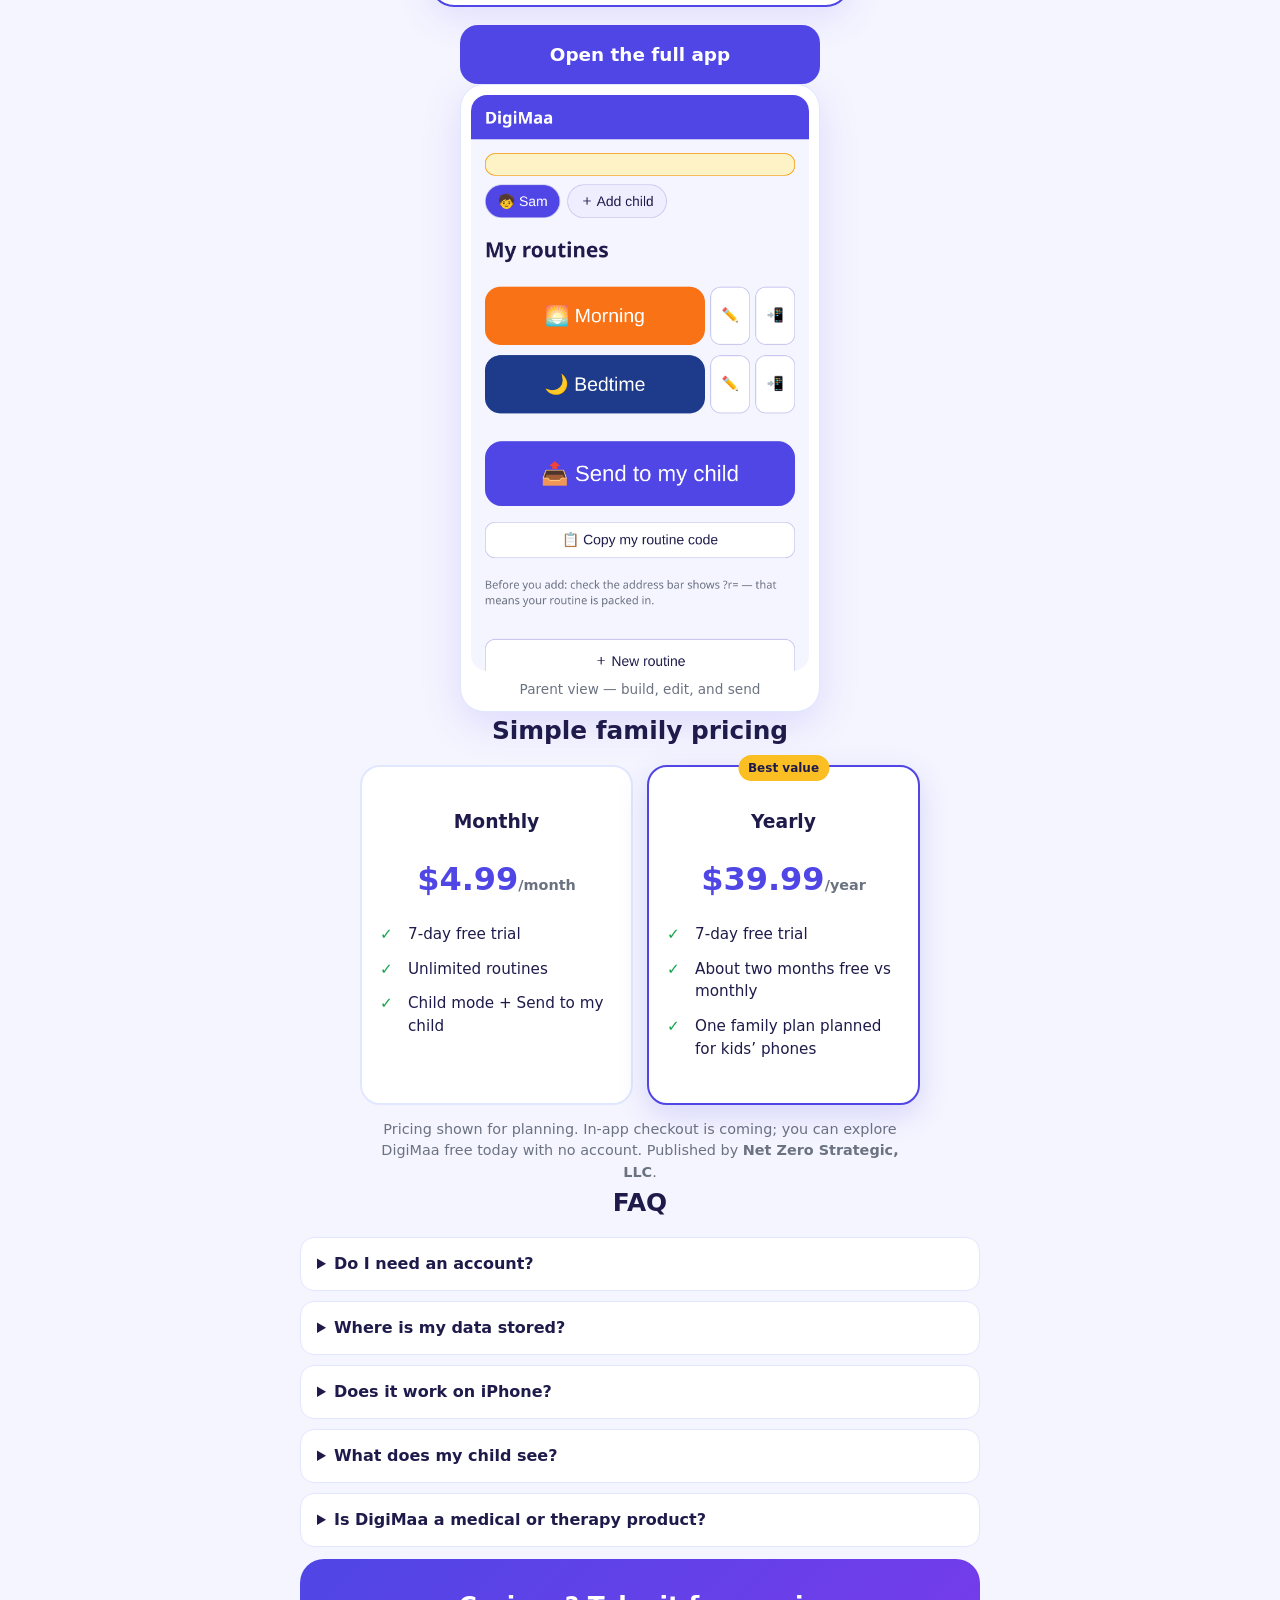
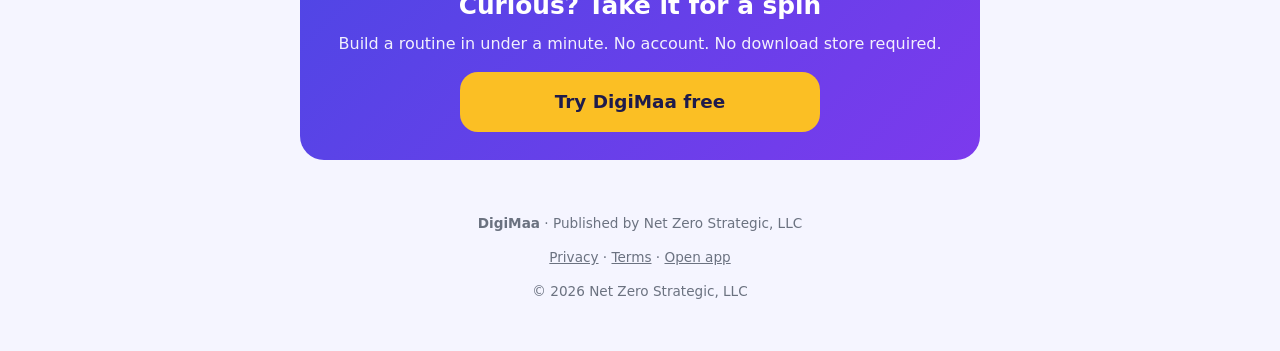
<file: welcome.html>
<!doctype html>
<html lang="en">
<head>
<meta charset="utf-8">
<meta name="viewport" content="width=device-width,initial-scale=1,viewport-fit=cover">
<title>DigiMaa — Spoken step-by-step routines for kids</title>
<meta name="author" content="Net Zero Strategic, LLC">
<meta name="copyright" content="© 2026 Net Zero Strategic, LLC">
<meta name="description" content="DigiMaa helps kids get through morning, bedtime, and everyday routines — one clear spoken step at a time. Built for families. By Net Zero Strategic, LLC.">
<meta name="theme-color" content="#4f46e5">
<meta property="og:title" content="DigiMaa — routines, one clear step at a time">
<meta property="og:description" content="Parents build spoken routines. Kids hear each step and press Done. Share a routine to a child's phone in a simple child mode.">
<meta property="og:type" content="website">
<link rel="icon" href="icon.svg">
<link rel="apple-touch-icon" href="icon-192.png">
<link rel="stylesheet" href="welcome.css">
</head>
<body>
<a class="skip" href="#main">Skip to content</a>
<header class="top">
  <a class="brand" href="welcome.html" aria-label="DigiMaa home">
    <img src="icon.svg" width="36" height="36" alt="">
    DigiMaa
  </a>
  <nav aria-label="Page">
    <a class="navlink" href="#how">How it works</a>
    <a class="navlink" href="#pricing">Pricing</a>
    <a class="btn btn-ghost" href="./?app=1" data-enter-app data-app="./">Try it free</a>
  </nav>
</header>

<main id="main">
  <section class="hero wrap">
    <h1>Morning, bedtime, and everything in between — one clear step at a time</h1>
    <p class="lead">DigiMaa is a voice-guided routine app for kids (and anyone who does better with structure). Parents build the checklist. DigiMaa speaks each step. The child presses <strong>Done</strong> and hears praise.</p>
    <div class="cta">
      <a class="btn btn-primary btn-lg" href="./?app=1" data-enter-app data-app="./">Try it free</a>
      <p class="fine">No account needed · Works in Safari · Add to Home Screen on iPhone</p>
      <a class="btn" href="#demo">Try a sample routine ↓</a>
    </div>
    <div class="hero-phones" aria-label="App screenshots">
      <figure class="phone">
        <img src="media/child-home.png" width="390" height="700" alt="Child home: a friendly greeting and big Start buttons for Morning and Bedtime">
        <figcaption>Child mode — greeting + Start</figcaption>
      </figure>
      <figure class="phone">
        <img src="media/run-step.png" width="390" height="700" alt="A routine step on screen: Wash your hands, with a large green Done button">
        <figcaption>One spoken step · big Done button</figcaption>
      </figure>
    </div>
  </section>

  <section id="how" class="wrap">
    <h2>How it works</h2>
    <div class="steps">
      <article class="step">
        <div class="n" aria-hidden="true">1</div>
        <div>
          <h3>Parent builds a routine</h3>
          <p>Morning, bedtime, dinner, or a custom checklist. Make every step literal and clear — DigiMaa speaks them aloud.</p>
        </div>
      </article>
      <article class="step">
        <div class="n" aria-hidden="true">2</div>
        <div>
          <h3>Send it to your child’s phone</h3>
          <p>Tap <strong>Send to my child</strong>. Their phone opens in a simple child mode: greeting and Start — no editing screens.</p>
        </div>
      </article>
      <article class="step">
        <div class="n" aria-hidden="true">3</div>
        <div>
          <h3>They follow along, one step at a time</h3>
          <p>Each step is spoken. They press Done (or Pause / Resume when they need a break). Praise after every step keeps them moving.</p>
        </div>
      </article>
    </div>
  </section>

  <section id="features" class="wrap">
    <h2>Built for real mornings</h2>
    <div class="features">
      <article class="feat"><div class="e" aria-hidden="true">🔊</div><h3>Spoken steps</h3><p>Clear voice guidance in 16 languages, with a time-aware greeting.</p></article>
      <article class="feat"><div class="e" aria-hidden="true">✅</div><h3>Big Done button</h3><p>Touch mode is simple and reliable. Pause and Resume when life interrupts.</p></article>
      <article class="feat"><div class="e" aria-hidden="true">📱</div><h3>Child mode</h3><p>Kids see only what they need. Parents unlock editing with a short gate.</p></article>
      <article class="feat"><div class="e" aria-hidden="true">🔗</div><h3>Send to my child</h3><p>Share a routine link. One family subscription is planned to cover kids’ phones.</p></article>
      <article class="feat"><div class="e" aria-hidden="true">✏️</div><h3>Fully customizable</h3><p>Reorder steps, add jackets from the weather, keep wording as literal as your child needs.</p></article>
      <article class="feat"><div class="e" aria-hidden="true">🏠</div><h3>Home Screen ready</h3><p>Add DigiMaa to an iPhone Home Screen for an app-like icon that opens straight to routines.</p></article>
    </div>
  </section>

  <section id="who" class="wrap">
    <h2>Who it’s for</h2>
    <div class="who">
      <article class="card">
        <h3>Kids who need clear, literal steps</h3>
        <p>Some children do best when instructions are one at a time and exactly what to do — not a long list shouted from the kitchen.</p>
      </article>
      <article class="card">
        <h3>Busy parents</h3>
        <p>Set the routine once. DigiMaa repeats it calmly so you can focus on the next thing (or finish your coffee).</p>
      </article>
      <article class="card">
        <h3>Anyone who likes structure</h3>
        <p>Custom routines work for after-school, chores, or getting out the door — not only mornings and bedtime.</p>
      </article>
    </div>
    <p class="note">DigiMaa is a family routine tool. It is not a medical device and does not diagnose or treat any condition.</p>
  </section>

  <section class="wrap">
    <h2>Why DigiMaa exists</h2>
    <div class="story">
      <p>DigiMaa was built by a parent for a child who needs clear, literal, one-step-at-a-time guidance. Long verbal lists were easy to miss. A calm voice saying the next step — then waiting for Done — worked better.</p>
      <p>We made it for other families who want the same: structure without nagging, and wording you can tailor to how your child actually listens.</p>
    </div>
  </section>

  <section id="demo" class="wrap">
    <h2>Try a sample routine</h2>
    <p class="note" style="margin-top:0">No signup. This mini demo runs only on this page.</p>
    <div class="demo" role="region" aria-label="Sample morning routine demo">
      <div class="rname">🌅 Sample morning</div>
      <div class="barw"><div id="demoBar"></div></div>
      <div id="demoStep">Wash your hands</div>
      <button type="button" class="done" id="demoDone">Done</button>
      <div class="row">
        <button type="button" id="demoBack">Back</button>
        <button type="button" id="demoRestart" class="start-over">Start over</button>
      </div>
      <div class="praise" id="demoPraise" aria-live="polite"></div>
    </div>
    <div class="cta" style="margin-top:18px;text-align:center">
      <a class="btn btn-primary btn-lg" href="./?app=1" data-enter-app data-app="./" style="display:inline-flex">Open the full app</a>
    </div>
  </section>

  <section class="wrap">
    <figure class="phone" style="max-width:360px;margin:0 auto">
      <img src="media/parent-home.png" width="390" height="700" alt="Parent view: list of Morning and Bedtime routines with Send to my child">
      <figcaption>Parent view — build, edit, and send</figcaption>
    </figure>
  </section>

  <section id="pricing" class="wrap">
    <h2>Simple family pricing</h2>
    <div class="price-grid">
      <article class="price">
        <h3>Monthly</h3>
        <p class="amt">$4.99<span>/month</span></p>
        <ul>
          <li>7-day free trial</li>
          <li>Unlimited routines</li>
          <li>Child mode + Send to my child</li>
        </ul>
      </article>
      <article class="price featured">
        <div class="tag">Best value</div>
        <h3>Yearly</h3>
        <p class="amt">$39.99<span>/year</span></p>
        <ul>
          <li>7-day free trial</li>
          <li>About two months free vs monthly</li>
          <li>One family plan planned for kids’ phones</li>
        </ul>
      </article>
    </div>
    <p class="note">Pricing shown for planning. In-app checkout is coming; you can explore DigiMaa free today with no account. Published by <strong>Net Zero Strategic, LLC</strong>.</p>
  </section>

  <section id="faq" class="wrap faq">
    <h2>FAQ</h2>
    <details>
      <summary>Do I need an account?</summary>
      <p>Not yet. Routines are stored on the device. Family sync and sign-in are on the roadmap.</p>
    </details>
    <details>
      <summary>Where is my data stored?</summary>
      <p>On your phone (and your child’s phone after you send a routine). DigiMaa does not require an account or upload your routines to a DigiMaa server today.</p>
    </details>
    <details>
      <summary>Does it work on iPhone?</summary>
      <p>Yes. Open digimaa.app in Safari, then use Share → Add to Home Screen for an app-like icon. Android browsers work too.</p>
    </details>
    <details>
      <summary>What does my child see?</summary>
      <p>A greeting and big Start buttons for their routines — not the parent editing screens. You unlock parent tools with a short gate on their device if needed.</p>
    </details>
    <details>
      <summary>Is DigiMaa a medical or therapy product?</summary>
      <p>No. DigiMaa is a practical routine checklist with spoken steps for families. It does not provide medical advice.</p>
    </details>
  </section>

  <section class="wrap">
    <div class="cta-band">
      <h2>Curious? Take it for a spin</h2>
      <p>Build a routine in under a minute. No account. No download store required.</p>
      <a class="btn btn-primary btn-lg" href="./?app=1" data-enter-app data-app="./" style="display:inline-flex;margin:0 auto">Try DigiMaa free</a>
    </div>
  </section>
</main>

<footer class="site wrap">
  <p><strong>DigiMaa</strong> · Published by Net Zero Strategic, LLC</p>
  <p><a href="privacy.html">Privacy</a> · <a href="terms.html">Terms</a> · <a href="./?app=1" data-enter-app data-app="./">Open app</a></p>
  <p>© 2026 Net Zero Strategic, LLC</p>
</footer>
<script src="welcome.js"></script>
</body>
</html>
</file>
<file: style.css>
*{box-sizing:border-box}body{margin:0;font-family:system-ui,-apple-system,"Noto Sans",sans-serif;background:#f5f5ff;color:#1e1b4b;padding:env(safe-area-inset-top) 0 env(safe-area-inset-bottom)}
header{display:flex;justify-content:space-between;align-items:center;padding:12px 16px;background:#4f46e5;color:#fff;font-size:1.2em}
header select{font-size:1em}main{max-width:560px;margin:auto;padding:16px}
label{display:block;margin:12px 0}label select,label input:not([type=checkbox]){display:block;width:100%;font-size:1.1em;padding:10px;margin-top:4px}
.row{display:flex;gap:8px;align-items:center;flex-wrap:wrap}.row3{display:grid;grid-template-columns:repeat(4,1fr);gap:6px;margin-top:12px}
button{font-size:1em;padding:10px 12px;border-radius:12px;border:1px solid #c7c7f0;background:#fff;color:inherit}
.big{display:block;width:100%;font-size:1.6em;padding:22px;margin:10px 0;background:#4f46e5;color:#fff;border:0;border-radius:20px}
#doneBtn{background:#16a34a;font-size:2.2em;padding:36px}.primary{background:#4f46e5;color:#fff}
.rbtn{display:block;width:100%;font-size:1.4em;padding:20px;margin:8px 0;border-radius:18px;border:0;background:linear-gradient(135deg,#fbbf24,#f97316);color:#fff}
.rbtn.calm{background:linear-gradient(135deg,#1e3a8a,#6d28d9)}
#step{font-size:2em;font-weight:600;min-height:3.5em;margin:20px 0;text-align:center}
.barw{height:12px;background:#ddd;border-radius:6px;overflow:hidden}#bar{height:100%;width:0;background:#16a34a;transition:width .4s}
.muted{color:#6b7280}.small{font-size:.8em}.links{text-align:center;margin-top:20px}
footer{text-align:center;color:#6b7280;font-size:.8em;padding:16px}
#steps li{background:#fff;border-radius:10px;padding:8px;margin:6px 0}#steps input[type=text]{width:100%;font-size:1em;padding:6px}
#steps .opts{display:flex;flex-wrap:wrap;gap:6px;align-items:center;margin-top:6px;font-size:.85em}#steps .opts input[type=number]{width:64px}
#erName{width:100%;font-size:1.2em;padding:8px;margin:8px 0}
.chips{display:flex;flex-wrap:wrap;gap:8px;margin:10px 0}.chip{border-radius:999px;padding:8px 14px;background:#eef;border:1px solid #c7c7f0}.chip.on{background:#4f46e5;color:#fff}
.choice{display:block;width:100%;text-align:start;font-size:1.2em;padding:16px;margin:8px 0;border-radius:14px}.choice.on{background:#4f46e5;color:#fff;border-color:#4f46e5}
.nav{justify-content:space-between;margin-top:20px}.dots{height:6px;background:#ddd;border-radius:3px;margin-bottom:12px}.dots i{display:block;height:100%;background:#4f46e5;border-radius:3px}
.q{font-size:1.35em;font-weight:600;margin:8px 0 12px}.tl{list-style:none;padding:0}.tl li{display:flex;gap:6px;align-items:center;background:#fff;border-radius:10px;padding:8px;margin:6px 0}.tl li span{flex:1}
.emo{font-size:1.6em;padding:6px 10px}.sw{width:40px;height:40px;border-radius:50%;border:3px solid transparent}.sw.on{border-color:#1e1b4b}
.rrow{display:flex;gap:6px;align-items:stretch}.rrow .rbtn{flex:1;margin:6px 0}.rrow button.s{margin:6px 0}.add{width:100%;padding:14px;margin:8px 0}
.bigicon{font-size:5em;text-align:center;border-radius:30px;width:160px;height:160px;line-height:160px;margin:20px auto}#lName{text-align:center}
.inrow{display:flex;gap:6px}.inrow input{flex:1;font-size:1.1em;padding:10px}code{word-break:break-all;background:#fff;padding:6px;display:block;border-radius:8px}
.inrow input{min-width:0}.inrow button{white-space:nowrap}
.banner{background:#fef3c7;border:1px solid #f59e0b;border-radius:12px;padding:12px;margin-bottom:10px;display:flex;gap:8px;align-items:center;flex-wrap:wrap}.banner.bad{background:#fee2e2;border-color:#dc2626}.banner span{flex:1}
.subbox{background:#fff;border-radius:12px;padding:12px;margin:12px 0}.subbox a{display:inline-block;margin-top:6px}
.prog{text-align:center;font-weight:600;color:#4f46e5;margin-bottom:6px}
.cards{display:grid;grid-template-columns:1fr 1fr;gap:12px}.card{font-size:1.15em;padding:22px 8px;border-radius:22px;border:3px solid #e0e0f5;background:#fff;text-align:center;min-height:130px}
.card .e{font-size:2.6em;display:block;margin-bottom:6px}.card:active{transform:scale(.97)}
.quick{display:block;width:100%;font-size:1.2em;padding:18px;border-radius:18px;border:0;background:linear-gradient(135deg,#16a34a,#0891b2);color:#fff;margin:6px 0 16px}
.slist{list-style:none;padding:0;margin:8px 0}.srow{display:flex;align-items:center;gap:6px;background:#fff;border-radius:16px;padding:6px;margin:8px 0;border:3px solid #4f46e5;min-height:64px;touch-action:pan-y}
.srow.off{opacity:.45;border-color:#e0e0f5;border-style:dashed}.srow.drag{box-shadow:0 8px 20px rgba(0,0,0,.25);transform:scale(1.02)}
.srow .h{font-size:1.4em;padding:10px 6px;touch-action:none;cursor:grab;color:#9ca3af}.srow .e{font-size:1.8em}.srow .tx{flex:1;font-size:1.05em;padding:8px 2px;text-align:start;background:none;border:0}
.srow .tag{font-size:.8em;color:#4f46e5}.srow .ck{font-size:1.4em;width:44px;height:44px;border-radius:50%;padding:0}.srow.on .ck{background:#4f46e5;color:#fff}.srow .mv{padding:6px 8px}
.sheet{position:fixed;inset:0;background:rgba(0,0,0,.35);display:flex;align-items:flex-end;z-index:9}.sheet[hidden]{display:none}.sheetIn{background:#fff;width:100%;max-width:560px;margin:auto auto 0;border-radius:24px 24px 0 0;padding:20px 16px calc(20px + env(safe-area-inset-bottom))}
.sheetIn .chip{font-size:1.05em;padding:12px 16px}
#ob .nav{position:sticky;bottom:0;background:#f5f5ff;padding:10px 0 calc(10px + env(safe-area-inset-bottom));z-index:2}#ob .nav button{min-width:96px;font-size:1.1em;padding:14px 18px}

/* Home-screen install guide (web) */
button.ghost{background:transparent;border:0;color:#64748b;padding:12px;font-size:1em;width:100%}
.hsGuide{background:#f8fafc;border-radius:16px;padding:16px;margin:12px 0}
.hsLead{font-weight:600;margin:0 0 12px;text-align:center}
.hsSteps{list-style:none;padding:0;margin:0;display:flex;flex-direction:column;gap:12px}
.hsSteps li{display:flex;gap:12px;align-items:center;background:#fff;border-radius:12px;padding:12px;box-shadow:0 1px 3px rgba(0,0,0,.06)}
.hsIcon{flex:0 0 48px;height:48px;display:flex;align-items:center;justify-content:center;font-size:1.4em;background:#eef2ff;border-radius:12px;color:#4f46e5;font-weight:700}
.hsIcon.share{background:#eef2ff}
.hsArrow{margin-top:16px;text-align:center;color:#4f46e5;font-weight:600}
.hsArrow span{display:block;margin-bottom:8px;font-size:.95em}
.hsShareBtn{display:inline-flex;align-items:center;justify-content:center;width:56px;height:40px;border:2px solid #4f46e5;border-radius:10px;font-size:1.2em;background:#fff;animation:hsBounce 1.6s ease-in-out infinite}
@keyframes hsBounce{0%,100%{transform:translateY(0)}50%{transform:translateY(6px)}}

.shareBox{margin:16px 0;display:flex;flex-direction:column;gap:8px}
.shareBox button{width:100%}
.toast{position:fixed;left:50%;bottom:24px;transform:translateX(-50%) translateY(20px);background:#1e293b;color:#fff;padding:12px 18px;border-radius:12px;opacity:0;pointer-events:none;transition:.25s;z-index:99;max-width:90%;text-align:center}
.toast.on{opacity:1;transform:translateX(-50%) translateY(0)}

/* Child mode home */
.childGreet{font-size:1.8em;font-weight:700;text-align:center;margin:24px 0 16px;color:#1e1b4b}
#childList .childStart{font-size:1.7em;padding:28px;margin:14px 0;border-radius:22px}
.childParent{margin-top:40px;opacity:.45;font-size:.85em}
.childParent a{color:#64748b;text-decoration:none}
#appLogo{user-select:none;-webkit-user-select:none;touch-action:manipulation}
</file>
<file: preview/welcome.css>
*{box-sizing:border-box}
html{scroll-behavior:smooth}
body{margin:0;font-family:system-ui,-apple-system,"Noto Sans",sans-serif;background:#f5f5ff;color:#1e1b4b;line-height:1.5;-webkit-font-smoothing:antialiased}
a{color:#4f46e5}
img{max-width:100%;height:auto;display:block}
.wrap{max-width:720px;margin:0 auto;padding:0 20px}
.skip{position:absolute;left:-999px;top:auto;width:1px;height:1px;overflow:hidden}
.skip:focus{left:16px;top:16px;width:auto;height:auto;padding:8px 12px;background:#fff;z-index:99;border-radius:8px}

/* Top bar */
.top{display:flex;justify-content:space-between;align-items:center;padding:12px 16px;background:#4f46e5;color:#fff;position:sticky;top:0;z-index:10}
.top .brand{display:flex;align-items:center;gap:10px;font-weight:700;font-size:1.15em;text-decoration:none;color:#fff}
.top .brand img{width:36px;height:36px;border-radius:8px}
.top nav{display:flex;gap:8px;align-items:center;flex-wrap:wrap}
.top a.navlink{color:#e0e7ff;text-decoration:none;font-size:.9em;padding:6px 8px}
.top a.navlink:hover,.top a.navlink:focus{color:#fff;text-decoration:underline}
.btn{display:inline-flex;align-items:center;justify-content:center;gap:8px;font-size:1em;padding:12px 18px;border-radius:14px;border:1px solid #c7c7f0;background:#fff;color:#1e1b4b;text-decoration:none;cursor:pointer;font-weight:600}
.btn:focus-visible{outline:3px solid #fbbf24;outline-offset:2px}
.btn-primary{background:#4f46e5;color:#fff;border:0}
.btn-primary:hover{background:#4338ca}
.btn-green{background:#16a34a;color:#fff;border:0}
.btn-lg{font-size:1.15em;padding:16px 22px;border-radius:18px;width:100%;max-width:360px}
.btn-ghost{background:transparent;border-color:rgba(255,255,255,.45);color:#fff}

/* Hero */
.hero{padding:36px 0 28px;text-align:center}
.hero h1{font-size:clamp(1.7em,5vw,2.4em);line-height:1.15;margin:0 0 12px;color:#1e1b4b}
.hero .lead{font-size:1.15em;color:#4338ca;margin:0 auto 20px;max-width:34em}
.hero .cta{display:flex;flex-direction:column;align-items:center;gap:10px;margin:18px 0}
.hero .fine{font-size:.9em;color:#6b7280;margin:0}
.hero-phones{display:grid;grid-template-columns:1fr;gap:16px;margin:28px auto 0;max-width:420px}
@media(min-width:640px){.hero-phones{grid-template-columns:1fr 1fr;max-width:640px}}
.phone{background:#fff;border-radius:24px;padding:10px;box-shadow:0 12px 40px rgba(79,70,229,.15);border:1px solid #e0e7ff}
.phone img{border-radius:16px;width:100%}
.phone figcaption{text-align:center;font-size:.85em;color:#6b7280;padding:8px 4px 2px}

/* Sections */
section{padding:36px 0}
section h2{font-size:1.55em;margin:0 0 16px;text-align:center}
.muted{color:#6b7280}
.steps{display:grid;gap:14px;counter-reset:how}
.step{background:#fff;border-radius:18px;padding:18px;border:1px solid #e0e7ff;display:flex;gap:14px;align-items:flex-start}
.step .n{flex:0 0 42px;height:42px;border-radius:50%;background:#4f46e5;color:#fff;display:flex;align-items:center;justify-content:center;font-weight:700}
.step h3{margin:0 0 4px;font-size:1.1em}
.step p{margin:0;color:#4b5563;font-size:.98em}

.features{display:grid;gap:12px}
@media(min-width:560px){.features{grid-template-columns:1fr 1fr}}
.feat{background:#fff;border-radius:16px;padding:16px;border:1px solid #e0e7ff}
.feat .e{font-size:1.6em;margin-bottom:6px}
.feat h3{margin:0 0 4px;font-size:1.05em}
.feat p{margin:0;color:#4b5563;font-size:.95em}

.who{display:grid;gap:12px}
.who .card{background:linear-gradient(135deg,#eef2ff,#fce7f3);border-radius:18px;padding:18px;border:1px solid #e0e7ff}
.who .card h3{margin:0 0 6px}
.who .card p{margin:0;color:#374151}

.story{background:#fff;border-radius:20px;padding:20px;border:1px solid #e0e7ff;font-size:1.05em}
.story p{margin:0 0 10px}
.story p:last-child{margin:0}

/* Pricing */
.price-grid{display:grid;gap:14px;max-width:560px;margin:0 auto}
@media(min-width:520px){.price-grid{grid-template-columns:1fr 1fr}}
.price{background:#fff;border-radius:20px;padding:22px 18px;border:2px solid #e0e7ff;text-align:center;position:relative}
.price.featured{border-color:#4f46e5;box-shadow:0 10px 30px rgba(79,70,229,.18)}
.price .tag{position:absolute;top:-12px;left:50%;transform:translateX(-50%);background:#fbbf24;color:#1e1b4b;font-size:.75em;font-weight:700;padding:4px 10px;border-radius:999px}
.price .amt{font-size:2em;font-weight:800;margin:8px 0 0;color:#4f46e5}
.price .amt span{font-size:.45em;font-weight:600;color:#6b7280}
.price ul{list-style:none;padding:0;margin:14px 0;text-align:left;font-size:.95em}
.price li{padding:6px 0 6px 28px;position:relative}
.price li::before{content:"✓";position:absolute;left:0;color:#16a34a;font-weight:700}
.note{text-align:center;font-size:.9em;color:#6b7280;margin:14px auto 0;max-width:36em}

/* Demo */
.demo{background:#fff;border-radius:24px;padding:20px;border:2px solid #4f46e5;box-shadow:0 12px 36px rgba(79,70,229,.12);max-width:420px;margin:0 auto}
.demo .barw{height:10px;background:#e5e7eb;border-radius:6px;overflow:hidden;margin:10px 0 16px}
.demo #demoBar{height:100%;width:0;background:#16a34a;transition:width .35s}
.demo .rname{color:#6b7280;font-size:.95em}
.demo #demoStep{font-size:1.55em;font-weight:700;text-align:center;min-height:2.6em;margin:12px 0;display:flex;align-items:center;justify-content:center}
.demo .done{display:block;width:100%;font-size:1.5em;padding:22px;border:0;border-radius:18px;background:#16a34a;color:#fff;font-weight:700;cursor:pointer}
.demo .done:disabled{opacity:.5;cursor:default}
.demo .row{display:flex;gap:8px;margin-top:10px}
.demo .row button{flex:1;padding:12px;border-radius:12px;border:1px solid #c7c7f0;background:#fff;cursor:pointer;font-size:.95em}
.demo .praise{text-align:center;color:#16a34a;font-weight:700;min-height:1.4em;margin:8px 0 0}
.demo .start-over{margin-top:12px;width:100%}

/* FAQ */
.faq details{background:#fff;border-radius:14px;padding:14px 16px;margin:10px 0;border:1px solid #e0e7ff}
.faq summary{font-weight:700;cursor:pointer}
.faq details[open] summary{margin-bottom:8px;color:#4f46e5}
.faq p{margin:0;color:#4b5563}

.cta-band{background:linear-gradient(135deg,#4f46e5,#7c3aed);color:#fff;border-radius:24px;padding:28px 20px;text-align:center;margin:12px 0}
.cta-band h2{color:#fff;margin:0 0 8px}
.cta-band p{margin:0 0 16px;opacity:.92}
.cta-band .btn-primary{background:#fbbf24;color:#1e1b4b}
.cta-band .btn-primary:hover{background:#f59e0b}

footer.site{text-align:center;color:#6b7280;font-size:.85em;padding:28px 16px 36px}
footer.site a{color:#6b7280}

.preview-banner{background:#fef3c7;border-bottom:1px solid #f59e0b;color:#92400e;text-align:center;padding:10px 14px;font-size:.92em}
</file>
<file: welcome.css>
*{box-sizing:border-box}
html{scroll-behavior:smooth}
body{margin:0;font-family:system-ui,-apple-system,"Noto Sans",sans-serif;background:#f5f5ff;color:#1e1b4b;line-height:1.5;-webkit-font-smoothing:antialiased}
a{color:#4f46e5}
img{max-width:100%;height:auto;display:block}
.wrap{max-width:720px;margin:0 auto;padding:0 20px}
.skip{position:absolute;left:-999px;top:auto;width:1px;height:1px;overflow:hidden}
.skip:focus{left:16px;top:16px;width:auto;height:auto;padding:8px 12px;background:#fff;z-index:99;border-radius:8px}

/* Top bar */
.top{display:flex;justify-content:space-between;align-items:center;padding:12px 16px;background:#4f46e5;color:#fff;position:sticky;top:0;z-index:10}
.top .brand{display:flex;align-items:center;gap:10px;font-weight:700;font-size:1.15em;text-decoration:none;color:#fff}
.top .brand img{width:36px;height:36px;border-radius:8px}
.top nav{display:flex;gap:8px;align-items:center;flex-wrap:wrap}
.top a.navlink{color:#e0e7ff;text-decoration:none;font-size:.9em;padding:6px 8px}
.top a.navlink:hover,.top a.navlink:focus{color:#fff;text-decoration:underline}
.btn{display:inline-flex;align-items:center;justify-content:center;gap:8px;font-size:1em;padding:12px 18px;border-radius:14px;border:1px solid #c7c7f0;background:#fff;color:#1e1b4b;text-decoration:none;cursor:pointer;font-weight:600}
.btn:focus-visible{outline:3px solid #fbbf24;outline-offset:2px}
.btn-primary{background:#4f46e5;color:#fff;border:0}
.btn-primary:hover{background:#4338ca}
.btn-green{background:#16a34a;color:#fff;border:0}
.btn-lg{font-size:1.15em;padding:16px 22px;border-radius:18px;width:100%;max-width:360px}
.btn-ghost{background:transparent;border-color:rgba(255,255,255,.45);color:#fff}

/* Hero */
.hero{padding:36px 0 28px;text-align:center}
.hero h1{font-size:clamp(1.7em,5vw,2.4em);line-height:1.15;margin:0 0 12px;color:#1e1b4b}
.hero .lead{font-size:1.15em;color:#4338ca;margin:0 auto 20px;max-width:34em}
.hero .cta{display:flex;flex-direction:column;align-items:center;gap:10px;margin:18px 0}
.hero .fine{font-size:.9em;color:#6b7280;margin:0}
.hero-phones{display:grid;grid-template-columns:1fr;gap:16px;margin:28px auto 0;max-width:420px}
@media(min-width:640px){.hero-phones{grid-template-columns:1fr 1fr;max-width:640px}}
.phone{background:#fff;border-radius:24px;padding:10px;box-shadow:0 12px 40px rgba(79,70,229,.15);border:1px solid #e0e7ff}
.phone img{border-radius:16px;width:100%}
.phone figcaption{text-align:center;font-size:.85em;color:#6b7280;padding:8px 4px 2px}

/* Sections */
section{padding:36px 0}
section h2{font-size:1.55em;margin:0 0 16px;text-align:center}
.muted{color:#6b7280}
.steps{display:grid;gap:14px;counter-reset:how}
.step{background:#fff;border-radius:18px;padding:18px;border:1px solid #e0e7ff;display:flex;gap:14px;align-items:flex-start}
.step .n{flex:0 0 42px;height:42px;border-radius:50%;background:#4f46e5;color:#fff;display:flex;align-items:center;justify-content:center;font-weight:700}
.step h3{margin:0 0 4px;font-size:1.1em}
.step p{margin:0;color:#4b5563;font-size:.98em}

.features{display:grid;gap:12px}
@media(min-width:560px){.features{grid-template-columns:1fr 1fr}}
.feat{background:#fff;border-radius:16px;padding:16px;border:1px solid #e0e7ff}
.feat .e{font-size:1.6em;margin-bottom:6px}
.feat h3{margin:0 0 4px;font-size:1.05em}
.feat p{margin:0;color:#4b5563;font-size:.95em}

.who{display:grid;gap:12px}
.who .card{background:linear-gradient(135deg,#eef2ff,#fce7f3);border-radius:18px;padding:18px;border:1px solid #e0e7ff}
.who .card h3{margin:0 0 6px}
.who .card p{margin:0;color:#374151}

.story{background:#fff;border-radius:20px;padding:20px;border:1px solid #e0e7ff;font-size:1.05em}
.story p{margin:0 0 10px}
.story p:last-child{margin:0}

/* Pricing */
.price-grid{display:grid;gap:14px;max-width:560px;margin:0 auto}
@media(min-width:520px){.price-grid{grid-template-columns:1fr 1fr}}
.price{background:#fff;border-radius:20px;padding:22px 18px;border:2px solid #e0e7ff;text-align:center;position:relative}
.price.featured{border-color:#4f46e5;box-shadow:0 10px 30px rgba(79,70,229,.18)}
.price .tag{position:absolute;top:-12px;left:50%;transform:translateX(-50%);background:#fbbf24;color:#1e1b4b;font-size:.75em;font-weight:700;padding:4px 10px;border-radius:999px}
.price .amt{font-size:2em;font-weight:800;margin:8px 0 0;color:#4f46e5}
.price .amt span{font-size:.45em;font-weight:600;color:#6b7280}
.price ul{list-style:none;padding:0;margin:14px 0;text-align:left;font-size:.95em}
.price li{padding:6px 0 6px 28px;position:relative}
.price li::before{content:"✓";position:absolute;left:0;color:#16a34a;font-weight:700}
.note{text-align:center;font-size:.9em;color:#6b7280;margin:14px auto 0;max-width:36em}

/* Demo */
.demo{background:#fff;border-radius:24px;padding:20px;border:2px solid #4f46e5;box-shadow:0 12px 36px rgba(79,70,229,.12);max-width:420px;margin:0 auto}
.demo .barw{height:10px;background:#e5e7eb;border-radius:6px;overflow:hidden;margin:10px 0 16px}
.demo #demoBar{height:100%;width:0;background:#16a34a;transition:width .35s}
.demo .rname{color:#6b7280;font-size:.95em}
.demo #demoStep{font-size:1.55em;font-weight:700;text-align:center;min-height:2.6em;margin:12px 0;display:flex;align-items:center;justify-content:center}
.demo .done{display:block;width:100%;font-size:1.5em;padding:22px;border:0;border-radius:18px;background:#16a34a;color:#fff;font-weight:700;cursor:pointer}
.demo .done:disabled{opacity:.5;cursor:default}
.demo .row{display:flex;gap:8px;margin-top:10px}
.demo .row button{flex:1;padding:12px;border-radius:12px;border:1px solid #c7c7f0;background:#fff;cursor:pointer;font-size:.95em}
.demo .praise{text-align:center;color:#16a34a;font-weight:700;min-height:1.4em;margin:8px 0 0}
.demo .start-over{margin-top:12px;width:100%}

/* FAQ */
.faq details{background:#fff;border-radius:14px;padding:14px 16px;margin:10px 0;border:1px solid #e0e7ff}
.faq summary{font-weight:700;cursor:pointer}
.faq details[open] summary{margin-bottom:8px;color:#4f46e5}
.faq p{margin:0;color:#4b5563}

.cta-band{background:linear-gradient(135deg,#4f46e5,#7c3aed);color:#fff;border-radius:24px;padding:28px 20px;text-align:center;margin:12px 0}
.cta-band h2{color:#fff;margin:0 0 8px}
.cta-band p{margin:0 0 16px;opacity:.92}
.cta-band .btn-primary{background:#fbbf24;color:#1e1b4b}
.cta-band .btn-primary:hover{background:#f59e0b}

footer.site{text-align:center;color:#6b7280;font-size:.85em;padding:28px 16px 36px}
footer.site a{color:#6b7280}

.preview-banner{background:#fef3c7;border-bottom:1px solid #f59e0b;color:#92400e;text-align:center;padding:10px 14px;font-size:.92em}
</file>
